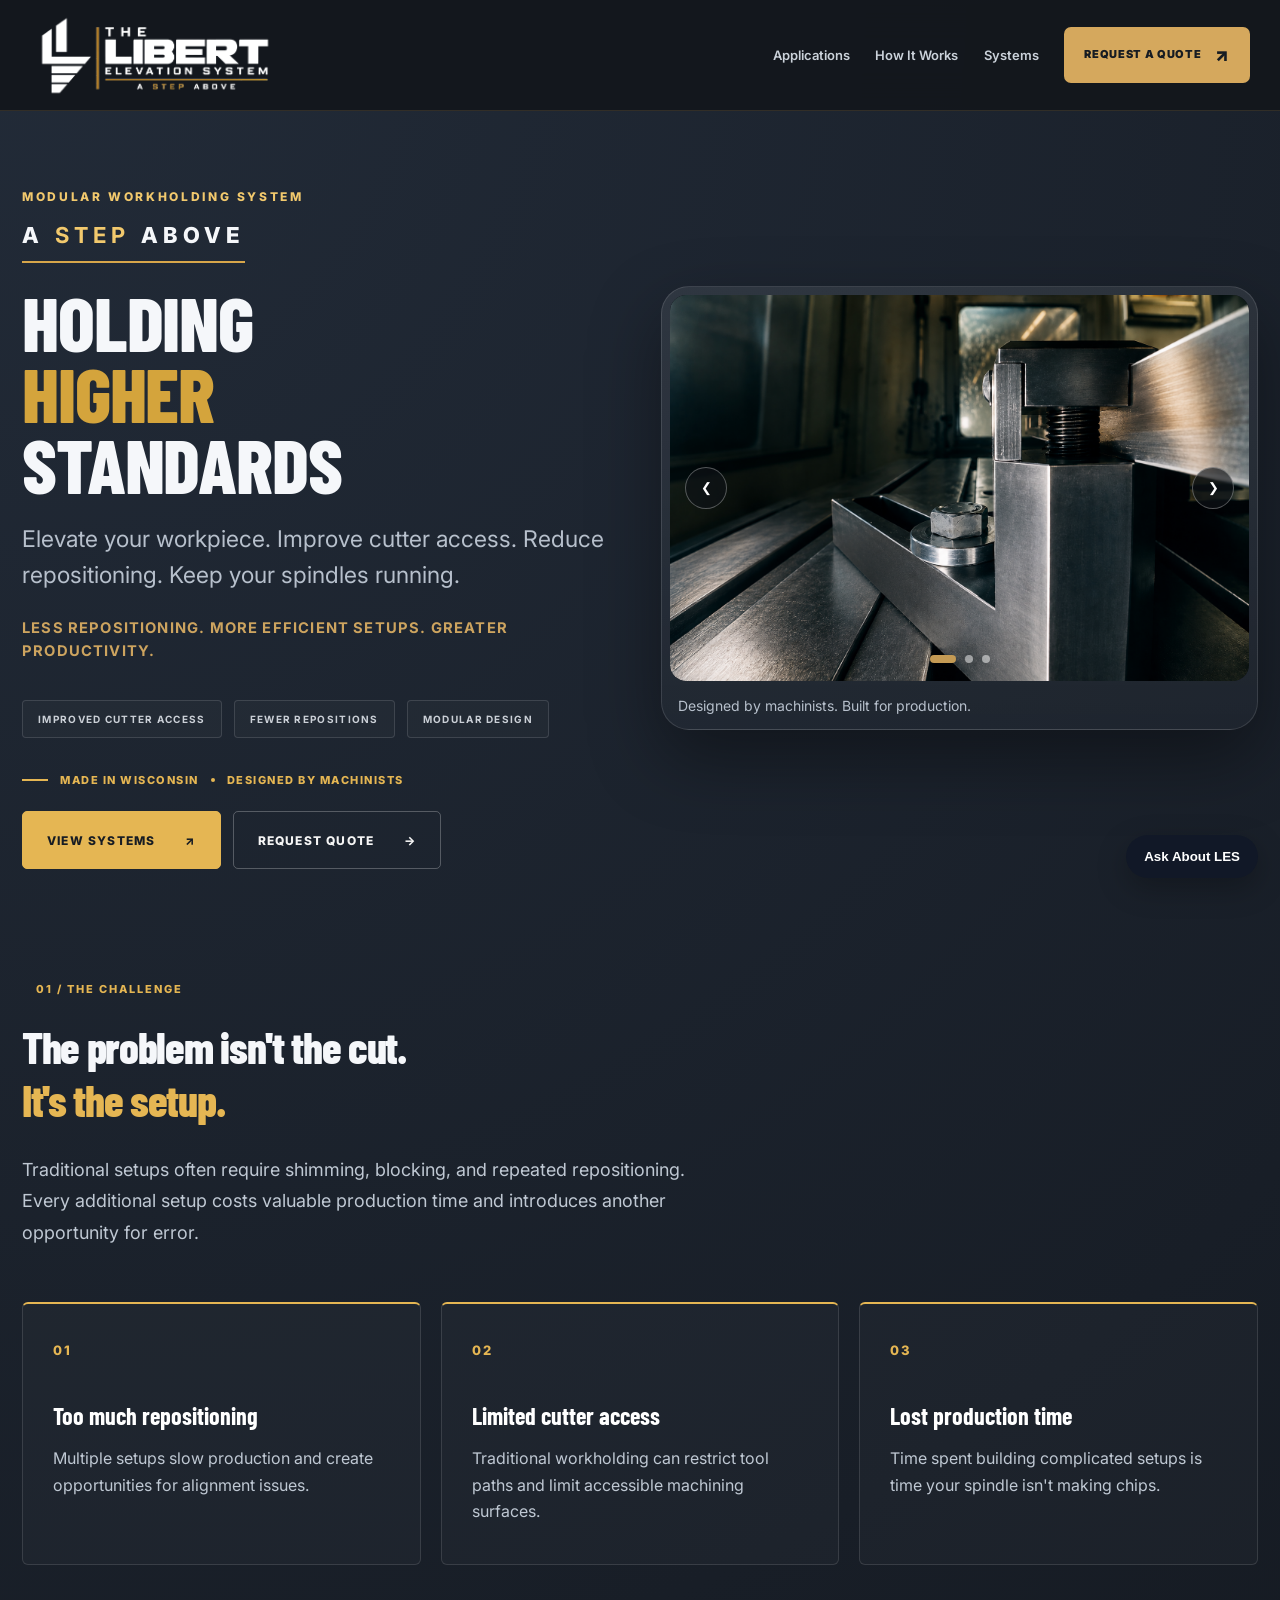
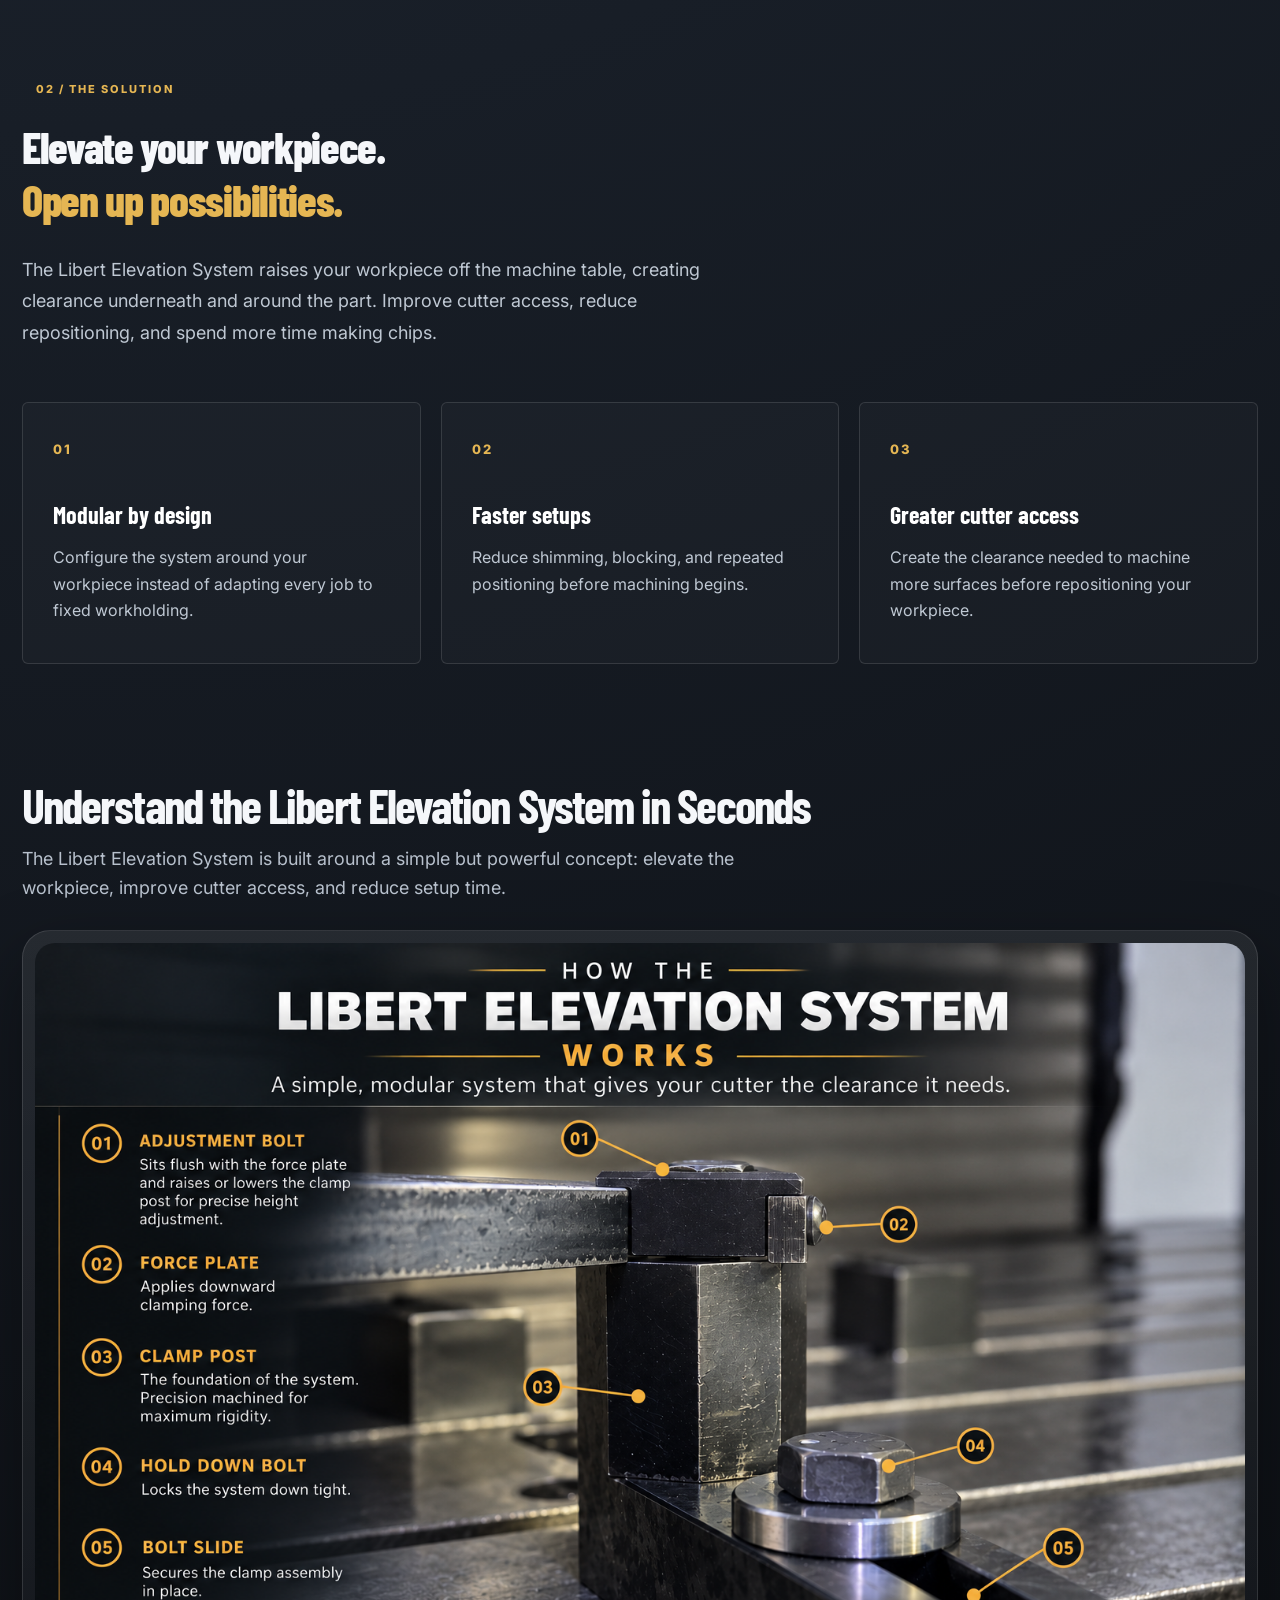
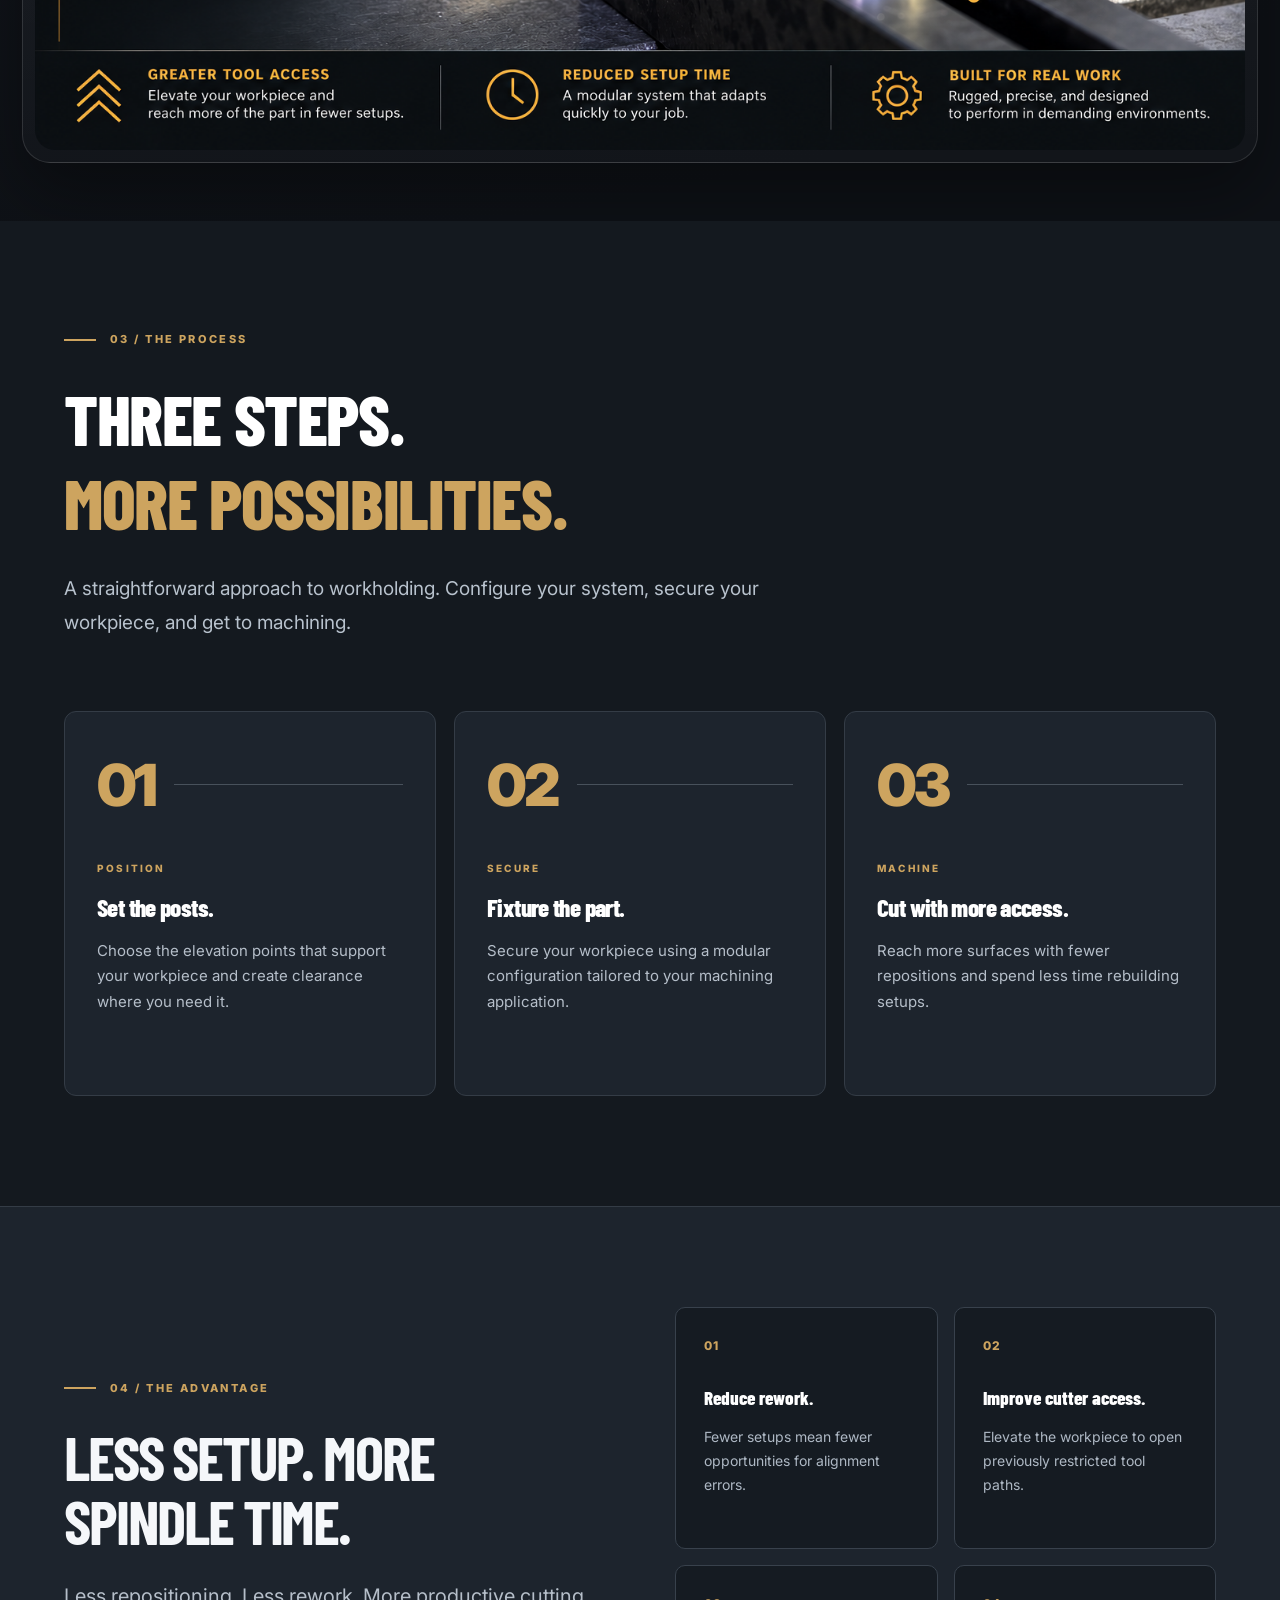
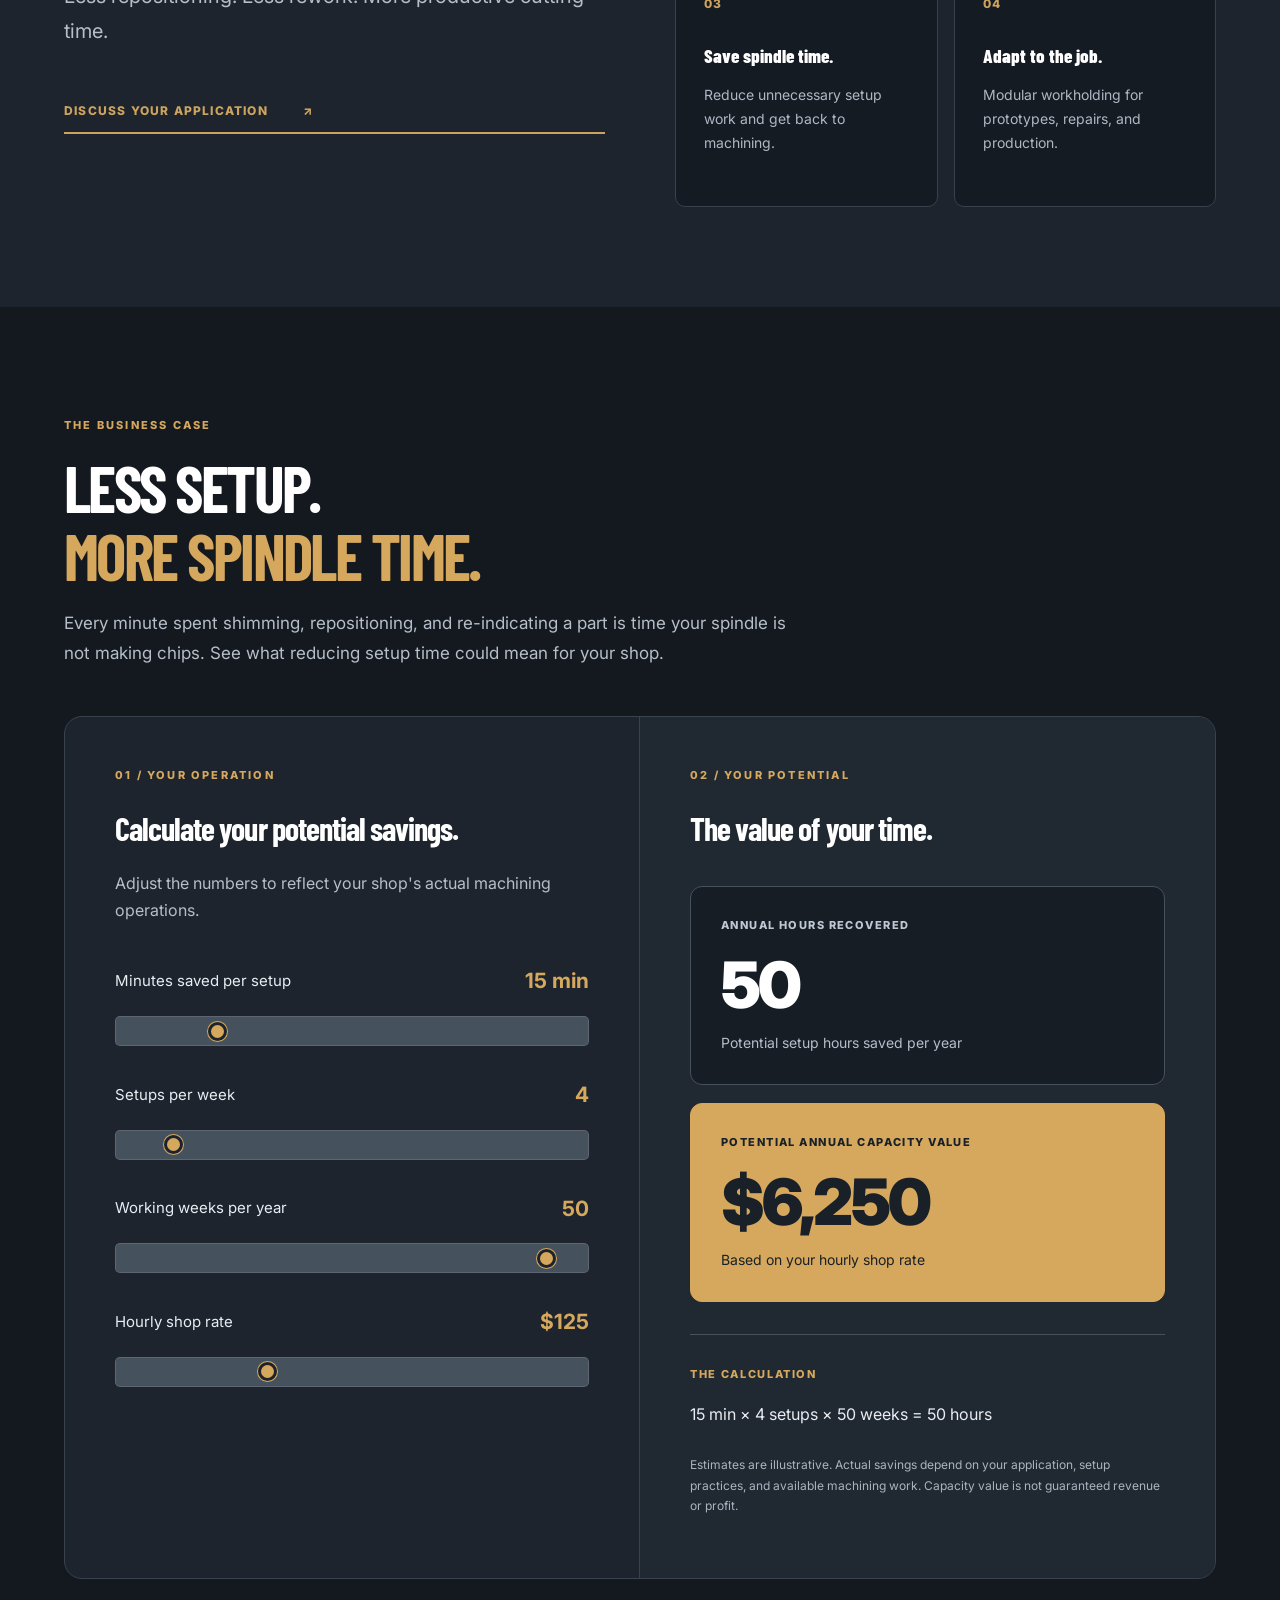
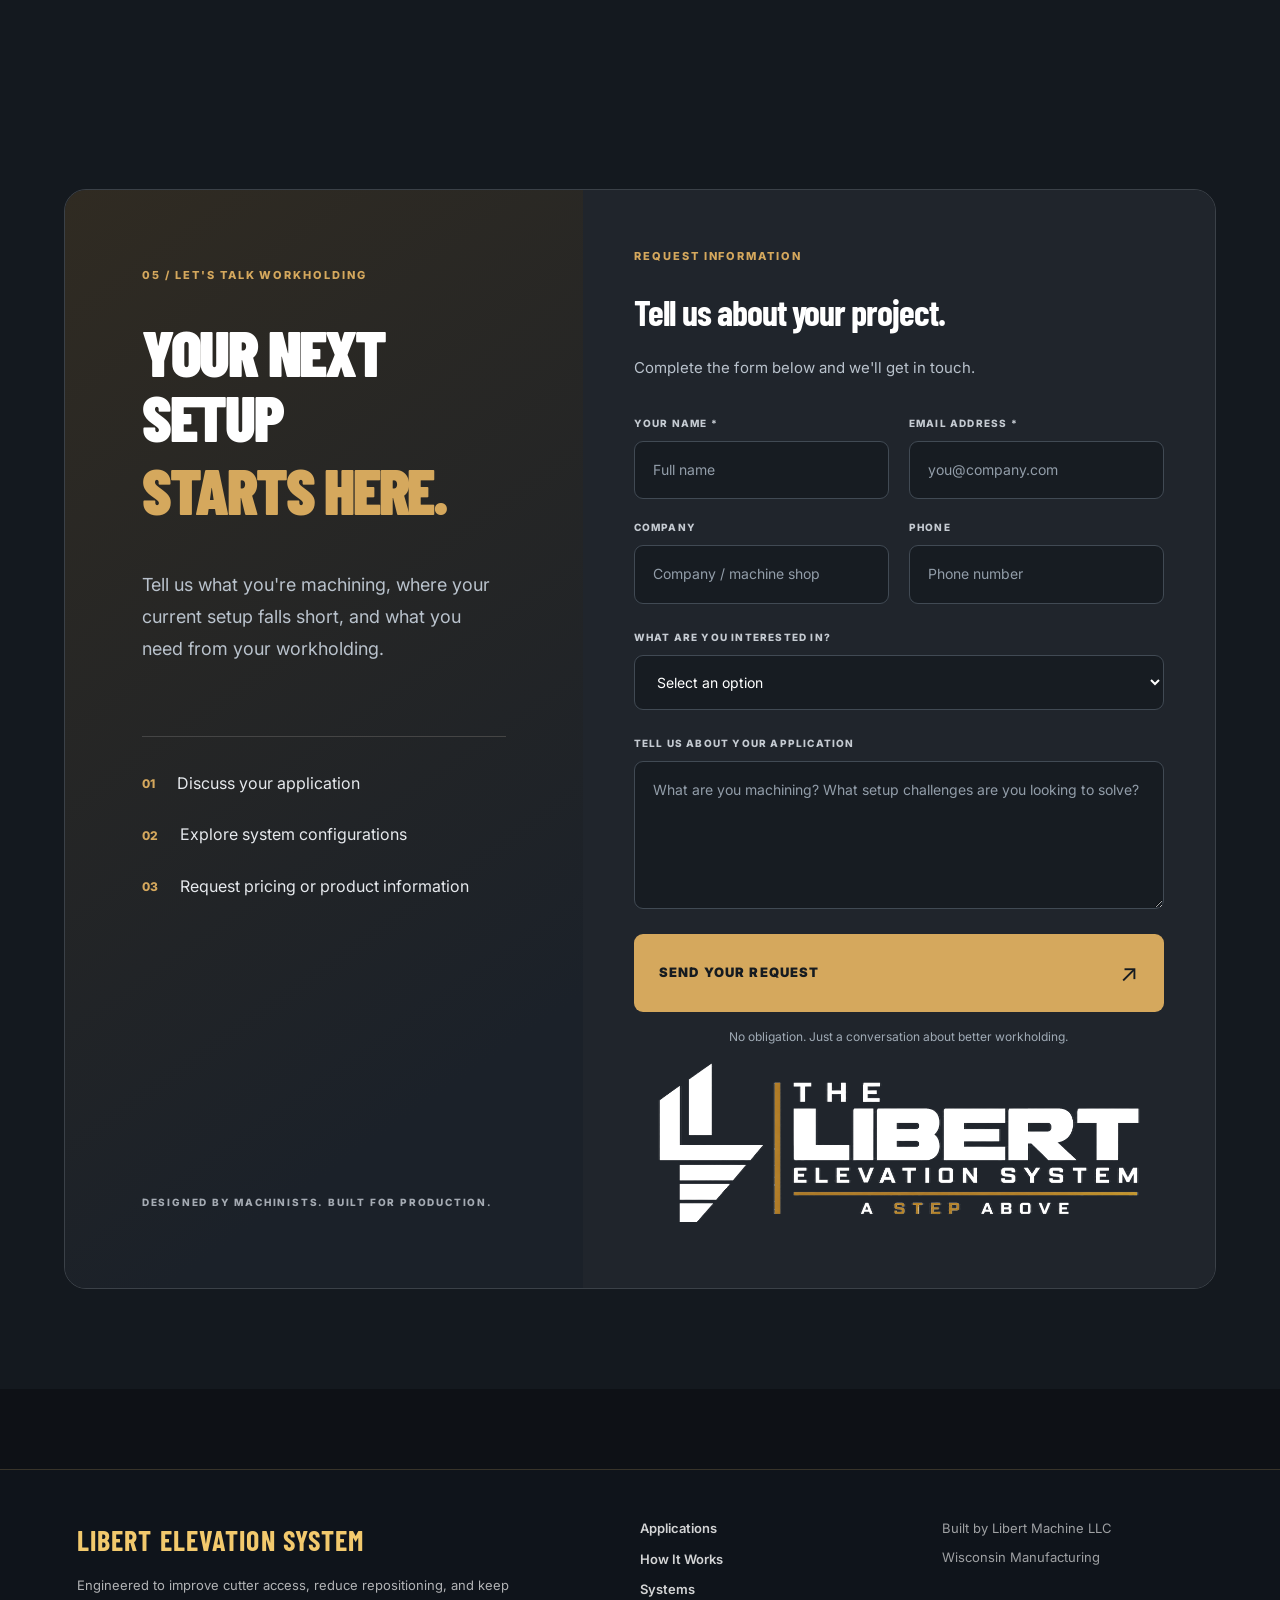
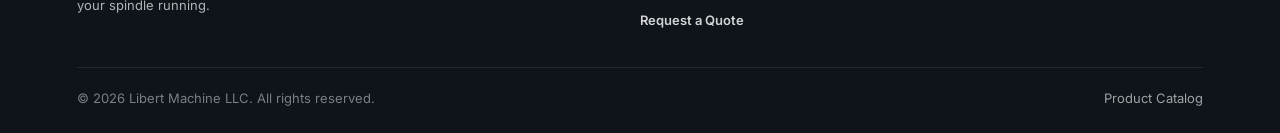
<file: index.html>
<!DOCTYPE html>
<html lang="en">
<head>
  <link rel="preconnect" href="https://fonts.googleapis.com">
  <link rel="preconnect" href="https://fonts.gstatic.com" crossorigin>
  <link href="https://fonts.googleapis.com/css2?family=Barlow+Condensed:wght@600;700;800;900&family=Inter:wght@400;500;600;700;800&display=swap" rel="stylesheet">
  <link rel="preconnect" href="https://fonts.googleapis.com">
  <link rel="preconnect" href="https://fonts.gstatic.com" crossorigin>
  <link href="https://fonts.googleapis.com/css2?family=Barlow+Condensed:wght@600;700;800;900&family=Inter:wght@400;500;600;700;800&display=swap" rel="stylesheet">

<link rel="stylesheet" href="styles.css" />
  
  
  <link rel="stylesheet" href="styles.css" />
  <link rel="icon" href="favicon.png" type="image/png">
   <meta charset="UTF-8" />
  <meta name="viewport" content="width=device-width, initial-scale=1.0" />

  <title>Libert Elevation System | Modular Workholding</title>

  <meta name="description"
        content="The Libert Elevation System is a modular workholding platform designed to reduce setup time, increase cutting access, and minimize rework and repositioning." />

  <!-- Open Graph -->
  <meta property="og:title" content="Libert Elevation System">
  <meta property="og:description"
        content="Reduce setup time, improve cutter access, and machine more in fewer setups with the Libert Elevation System.">
  <meta property="og:type" content="website">
        <meta name="twitter:card" content="summary_large_image">
<meta name="twitter:title" content="Libert Elevation System">
<meta name="twitter:description"
      content="Modular workholding designed to reduce setup time and improve cutter access.">


<script type="application/ld+json">
{
  "@context": "https://schema.org", 
  "@type": "Product",
  "name": "Libert Elevation System",
  "brand": {
    "@type": "Brand",
    "name": "Libert Machine LLC"
  },
  "manufacturer": {
    "@type": "Organization",
    "name": "Libert Machine LLC",
    "address": {
      "@type": "PostalAddress",
      "addressLocality": "Green Bay",
      "addressRegion": "WI",
      "addressCountry": "US"
    }
  },
  "description": "The Libert Elevation System is a modular workholding platform designed to reduce setup time, improve cutter access, and help machine more surfaces before the part has to move.",
  "category": "CNC workholding system",
  "image": "https://libertelevationsystem.com/les-hero.png"
}
</script>
</head>
<body>
  
 
<nav class="nav">
  <div class="nav-inner">

    <a class="logo-lockup"
       href="index.html"
       aria-label="Libert Elevation System — Home">
      <img
        src="assets/les-full-logo-light.png"
        alt="Libert Elevation System"
        width="460"
        height="165"
      >
    </a>

    <div class="nav-links" id="navLinks">
  <a href="#problem">Applications</a>
  <a href="#system-diagram">How It Works</a>
  <a href="catalog.html">Systems</a>

  <a href="#quote" class="nav-quote-btn">
    REQUEST A QUOTE
    <span aria-hidden="true">↗</span>
  </a>
</div>

    <button
      class="nav-toggle"
      type="button"
      aria-label="Open navigation menu"
      aria-expanded="false"
      aria-controls="navLinks"
    >
      <span></span>
      <span></span>
      <span></span>
    </button>

  </div>
</nav> 

  <main>
    <section class="hero">
      <div class="hero-copy">
        <div class="eyebrow">Modular Workholding System</div>
        <div class="brand-tagline" aria-label="A Step Above">A <strong>STEP</strong> ABOVE</div>

<h1>
  Holding<br>
  <span class="gold-text">Higher</span><br>
  Standards
</h1>

<p class="lead">
  Elevate your workpiece. Improve cutter access. Reduce repositioning.
  Keep your spindles running.
</p>

<p class="hero-benefits">
  Less repositioning. More efficient setups. Greater productivity.
</p>

 <!-- PREMIUM HERO ACTIONS -->

<div class="hero-actions">

  <div class="hero-features">
    <span>Improved Cutter Access</span>
    <span>Fewer Repositions</span>
    <span>Modular Design</span>
  </div>

  <div class="hero-origin">
    <span class="origin-line"></span>
    MADE IN WISCONSIN
    <span class="origin-dot"></span>
    DESIGNED BY MACHINISTS
  </div>

  <div class="hero-buttons">

    <a href="catalog.html" class="hero-btn-primary">
      VIEW SYSTEMS
      <span aria-hidden="true">↗</span>
    </a>

    <a href="#quote" class="hero-btn-secondary">
      REQUEST QUOTE
      <span aria-hidden="true">→</span>
    </a>

  </div>

</div>       

</div>


<div class="hero-card">

  <div class="les-slideshow">

    <div class="les-slide active">
      <img src="les-hero.png"
           alt="Libert Elevation System close-up">
    </div>

    <div class="les-slide">
      <img src="assets/clamp-full-setup.jpeg"
           alt="Libert Elevation System workholding">
    </div>

    <div class="les-slide">
      <img src="assets/side-of-post.png"
           alt="LES machining application">
    </div>

    <button class="slide-arrow prev"
            aria-label="Previous slide">&#10094;</button>

    <button class="slide-arrow next"
            aria-label="Next slide">&#10095;</button>

    <div class="slide-dots">
      <button class="slide-dot active"
              aria-label="Slide 1"></button>
      <button class="slide-dot"
              aria-label="Slide 2"></button>
      <button class="slide-dot"
              aria-label="Slide 3"></button>
    </div>

  </div>

  <div class="caption">
    Designed by machinists. Built for production.
  </div>

</div>

</section>

   
<!-- THE CHALLENGE -->

<section id="problem" class="premium-section challenge-section">
  <div class="premium-container">

    <div class="section-label">
      <span class="label-line"></span>
      01 / THE CHALLENGE
    </div>

    <h2 class="premium-heading">
      The problem isn't the cut.
      <span>It's the setup.</span>
    </h2>

    <p class="premium-description">
      Traditional setups often require shimming, blocking,
      and repeated repositioning. Every additional setup
      costs valuable production time and introduces another
      opportunity for error.
    </p>

    <div class="premium-grid">

      <article class="premium-card">
        <span class="card-number">01</span>
        <h3>Too much repositioning</h3>
        <p>
          Multiple setups slow production and create
          opportunities for alignment issues.
        </p>
      </article>

      <article class="premium-card">
        <span class="card-number">02</span>
        <h3>Limited cutter access</h3>
        <p>
          Traditional workholding can restrict tool paths
          and limit accessible machining surfaces.
        </p>
      </article>

      <article class="premium-card">
        <span class="card-number">03</span>
        <h3>Lost production time</h3>
        <p>
          Time spent building complicated setups is
          time your spindle isn't making chips.
        </p>
      </article>

    </div>
  </div>
</section>


<!-- THE SOLUTION -->

<section id="solution" class="premium-section solution-section">
  <div class="premium-container">

    <div class="section-label">
      <span class="label-line"></span>
      02 / THE SOLUTION
    </div>

    <h2 class="premium-heading">
      Elevate your workpiece.
      <span>Open up possibilities.</span>
    </h2>

    <p class="premium-description">
      The Libert Elevation System raises your workpiece
      off the machine table, creating clearance underneath
      and around the part. Improve cutter access, reduce
      repositioning, and spend more time making chips.
    </p>

    <div class="premium-grid">

      <article class="premium-card">
        <span class="card-number">01</span>
        <h3>Modular by design</h3>
        <p>
          Configure the system around your workpiece
          instead of adapting every job to fixed workholding.
        </p>
      </article>

      <article class="premium-card">
        <span class="card-number">02</span>
        <h3>Faster setups</h3>
        <p>
          Reduce shimming, blocking, and repeated
          positioning before machining begins.
        </p>
      </article>

      <article class="premium-card">
        <span class="card-number">03</span>
        <h3>Greater cutter access</h3>
        <p>
          Create the clearance needed to machine more
          surfaces before repositioning your workpiece.
        </p>
      </article>

    </div>
  </div>
</section>

<section id="system-diagram">
    <h2 class="section-title">
        Understand the Libert Elevation System in Seconds
    </h2>

    <p class="section-copy">
        The Libert Elevation System is built around a simple but powerful concept:
        elevate the workpiece, improve cutter access, and reduce setup time.
    </p>

    <div class="diagram-card">
        <img
            src="assets/how-it-works-diagram.png"
            alt="Libert Elevation System component breakdown"
        >
    </div>
</section>
    

<!-- HOW IT WORKS -->

<section id="how" class="les-process">

  <div class="les-process-header">
    <div class="les-section-label">
      <span></span>
      03 / THE PROCESS
    </div>

    <h2>
      THREE STEPS.
      <span>MORE POSSIBILITIES.</span>
    </h2>

    <p>
      A straightforward approach to workholding.
      Configure your system, secure your workpiece,
      and get to machining.
    </p>
  </div>

  <div class="les-process-grid">

    <article class="les-process-card">
      <div class="les-process-top">
        <span class="les-process-number">01</span>
        <span class="les-process-line"></span>
      </div>

      <div class="les-process-content">
        <span class="les-process-tag">POSITION</span>
        <h3>Set the posts.</h3>
        <p>
          Choose the elevation points that support
          your workpiece and create clearance
          where you need it.
        </p>
      </div>
    </article>

    <article class="les-process-card">
      <div class="les-process-top">
        <span class="les-process-number">02</span>
        <span class="les-process-line"></span>
      </div>

      <div class="les-process-content">
        <span class="les-process-tag">SECURE</span>
        <h3>Fixture the part.</h3>
        <p>
          Secure your workpiece using a modular
          configuration tailored to your
          machining application.
        </p>
      </div>
    </article>

    <article class="les-process-card">
      <div class="les-process-top">
        <span class="les-process-number">03</span>
        <span class="les-process-line"></span>
      </div>

      <div class="les-process-content">
        <span class="les-process-tag">MACHINE</span>
        <h3>Cut with more access.</h3>
        <p>
          Reach more surfaces with fewer
          repositions and spend less time
          rebuilding setups.
        </p>
      </div>
    </article>

  </div>

</section>


<!-- THE ADVANTAGE -->

<section id="benefits" class="les-advantage">

  <div class="les-advantage-main">

    <div class="les-section-label">
      <span></span>
      04 / THE ADVANTAGE
    </div>

    <h2>
      LESS SETUP.
      <span>MORE SPINDLE TIME.</span>
    </h2>

    <p>
      Less repositioning. Less rework.
      More productive cutting time.
    </p>

    <a href="#quote" class="les-advantage-link">
      DISCUSS YOUR APPLICATION
      <span aria-hidden="true">↗</span>
    </a>

  </div>

  <div class="les-advantage-grid">

    <article class="les-benefit">
      <span class="les-benefit-number">01</span>
      <div>
        <h3>Reduce rework.</h3>
        <p>
          Fewer setups mean fewer opportunities
          for alignment errors.
        </p>
      </div>
    </article>

    <article class="les-benefit">
      <span class="les-benefit-number">02</span>
      <div>
        <h3>Improve cutter access.</h3>
        <p>
          Elevate the workpiece to open
          previously restricted tool paths.
        </p>
      </div>
    </article>

    <article class="les-benefit">
      <span class="les-benefit-number">03</span>
      <div>
        <h3>Save spindle time.</h3>
        <p>
          Reduce unnecessary setup work
          and get back to machining.
        </p>
      </div>
    </article>

    <article class="les-benefit">
      <span class="les-benefit-number">04</span>
      <div>
        <h3>Adapt to the job.</h3>
        <p>
          Modular workholding for prototypes,
          repairs, and production.
        </p>
      </div>
    </article>

  </div>

</section>


<section id="roi" class="les-roi">

  <div class="roi-heading">
    <span class="roi-eyebrow">THE BUSINESS CASE</span>

    <h2 class="section-title">
      LESS SETUP.
      <span>MORE SPINDLE TIME.</span>
    </h2>

    <p class="section-copy">
      Every minute spent shimming, repositioning, and
      re-indicating a part is time your spindle is not
      making chips. See what reducing setup time could
      mean for your shop.
    </p>
  </div>

  <div class="roi-calculator">

    <div class="roi-inputs">
      <span class="roi-eyebrow">01 / YOUR OPERATION</span>

      <h3>Calculate your potential savings.</h3>

      <p>
        Adjust the numbers to reflect your shop's
        actual machining operations.
      </p>

      <div class="roi-field">
        <label for="roiMinutes">
          Minutes saved per setup
          <strong><span id="minutesValue">15</span> min</strong>
        </label>
        <input type="range" id="roiMinutes"
               min="5" max="60" step="5" value="15">
      </div>

      <div class="roi-field">
        <label for="roiSetups">
          Setups per week
          <strong id="setupsValue">4</strong>
        </label>
        <input type="range" id="roiSetups"
               min="1" max="40" value="4">
      </div>

      <div class="roi-field">
        <label for="roiWeeks">
          Working weeks per year
          <strong id="weeksValue">50</strong>
        </label>
        <input type="range" id="roiWeeks"
               min="1" max="52" value="50">
      </div>

      <div class="roi-field">
        <label for="roiRate">
          Hourly shop rate
          <strong>$<span id="rateValue">125</span></strong>
        </label>
        <input type="range" id="roiRate"
               min="50" max="300" step="5" value="125">
      </div>
    </div>

    <div class="roi-results">
      <span class="roi-eyebrow">02 / YOUR POTENTIAL</span>

      <h3>The value of your time.</h3>

      <div class="roi-result-card">
        <span>ANNUAL HOURS RECOVERED</span>
        <strong id="roiHours">50</strong>
        <p>Potential setup hours saved per year</p>
      </div>

      <div class="roi-result-card roi-result-gold">
        <span>POTENTIAL ANNUAL CAPACITY VALUE</span>
        <strong id="roiSavings">$6,250</strong>
        <p>Based on your hourly shop rate</p>
      </div>

      <div class="roi-formula">
        <span>THE CALCULATION</span>
        <p id="roiFormula">
          15 min × 4 setups × 50 weeks = 50 hours
        </p>
      </div>

      <p class="roi-disclaimer">
        Estimates are illustrative. Actual savings
        depend on your application, setup practices,
        and available machining work. Capacity value
        is not guaranteed revenue or profit.
      </p>
    </div>

  </div>

</section>    
    

<section id="quote" class="les-quote">
  <div class="les-quote-container">

    <div class="les-quote-intro">
      <span class="les-quote-eyebrow">
        05 / LET'S TALK WORKHOLDING
      </span>

      <h2>
        YOUR NEXT SETUP
        <span>STARTS HERE.</span>
      </h2>

      <p>
        Tell us what you're machining, where your
        current setup falls short, and what you need
        from your workholding.
      </p>

      <div class="les-quote-divider"></div>

      <div class="les-quote-feature">
        <span>01</span>
        <p>Discuss your application</p>
      </div>

      <div class="les-quote-feature">
        <span>02</span>
        <p>Explore system configurations</p>
      </div>

      <div class="les-quote-feature">
        <span>03</span>
        <p>Request pricing or product information</p>
      </div>

      <div class="les-quote-origin">
        DESIGNED BY MACHINISTS.
        BUILT FOR PRODUCTION.
      </div>
    </div>

    <div class="les-quote-form-panel">
      <span class="les-quote-eyebrow">
        REQUEST INFORMATION
      </span>

      <h3>Tell us about your project.</h3>

      <p class="les-quote-form-description">
        Complete the form below and we'll get in touch.
      </p>

      <form
        action="https://formspree.io/f/xpqelgld"
        method="POST"
        class="les-quote-form"
      >

        <div class="les-quote-form-grid">
          <div class="les-quote-field">
            <label for="quote-name">YOUR NAME *</label>
            <input
              id="quote-name"
              type="text"
              name="name"
              placeholder="Full name"
              autocomplete="name"
              required
            >
          </div>

          <div class="les-quote-field">
            <label for="quote-email">EMAIL ADDRESS *</label>
            <input
              id="quote-email"
              type="email"
              name="email"
              placeholder="you@company.com"
              autocomplete="email"
              required
            >
          </div>

          <div class="les-quote-field">
            <label for="quote-company">COMPANY</label>
            <input
              id="quote-company"
              type="text"
              name="company"
              placeholder="Company / machine shop"
              autocomplete="organization"
            >
          </div>

          <div class="les-quote-field">
            <label for="quote-phone">PHONE</label>
            <input
              id="quote-phone"
              type="tel"
              name="phone"
              placeholder="Phone number"
              autocomplete="tel"
            >
          </div>
        </div>

        <div class="les-quote-field">
          <label for="quote-interest">
            WHAT ARE YOU INTERESTED IN?
          </label>

          <select id="quote-interest" name="interest">
            <option value="">
              Select an option
            </option>
            <option>Starter system</option>
            <option>Individual components</option>
            <option>Custom configuration</option>
            <option>Distributor / dealer info</option>
          </select>
        </div>

        <div class="les-quote-field">
          <label for="quote-message">
            TELL US ABOUT YOUR APPLICATION
          </label>

          <textarea
            id="quote-message"
            name="message"
            rows="5"
            placeholder="What are you machining? What setup challenges are you looking to solve?"
          ></textarea>
        </div>

        <button type="submit" class="les-quote-submit">
          SEND YOUR REQUEST
          <span aria-hidden="true">↗</span>
        </button>

        <p class="les-quote-note">
          No obligation. Just a conversation about
          better workholding.
        </p>

      </form>
    
   <div class="les-quote-logo">
  <img
    src="assets/les-full-logo-light.png"
    alt="Libert Elevation System"
  >
</div> 
</div>
</div>
</section>
  </main>

  <footer class="site-footer">
  <div class="footer-inner">

    <div class="footer-brand">
      <h3>LIBERT ELEVATION SYSTEM</h3>
      <p>
        Engineered to improve cutter access, reduce repositioning,
        and keep your spindle running.
      </p>
    </div>

    <div class="footer-links">
      <a href="#problem">Applications</a>
      <a href="#system-diagram">How It Works</a>
      <a href="catalog.html">Systems</a>
      <a href="#quote">Request a Quote</a>
    </div>

    <div class="footer-company">
      <p>Built by Libert Machine LLC</p>
      <p>Wisconsin Manufacturing</p>
    </div>

  </div>

  <div class="footer-bottom">
    <span>© 2026 Libert Machine LLC. All rights reserved.</span>
    <a href="catalog.html">Product Catalog</a>
  </div>
</footer>

  <!-- LES Product Assistant -->
<div class="chat-widget">
  <button class="chat-toggle" onclick="toggleChat()">Ask About LES</button>

  <div class="chat-box" id="chatBox">
    <div class="chat-header">
      <strong>LES Product Assistant</strong>
      <button onclick="toggleChat()">×</button>
    </div>

    <div class="chat-messages" id="chatMessages">
      <div class="bot-message">
        Hi! I can help you understand the Libert Elevation System and find the right setup for your application. What would you like to know?
      </div>
    </div>

    <div class="chat-options">
      <button onclick="botReply('how', this)">How does it work?</button>
      <button onclick="botReply('time', this)">How does it save time?</button>
      <button onclick="botReply('fit', this)">Which setup fits my shop?</button>
      <button onclick="botReply('demo', this)">Request a demo</button>
    </div>
  </div>
</div>

<script>
 
 function toggleChat() {
  const chatBox = document.getElementById("chatBox");
  const chatWidget = document.querySelector(".chat-widget");

  chatBox.classList.toggle("open");
  chatWidget.classList.toggle("chat-open");
}

  function botReply(type, button) {
    const messages = document.getElementById("chatMessages");

    const replies = {
      how: "The Libert Elevation System raises parts off the machine table, improving tool access, reducing repositioning, and helping machinists work more efficiently.",
      time: "Even saving 15 minutes per setup can add up fast. With repeated setups each week, shops may recover dozens of hours of productive time annually.",
      demo: "Great! Use the contact form on this page and mention that you’d like a Libert Elevation System demo or early access.",
      fit: "It is designed for CNC machining environments where setup time, access, and repeatability matter. A quick review of your table size and workflow would help determine fit."
    };

    messages.innerHTML += `<div class="user-message">${button.innerText}</div>`;
    messages.innerHTML += `<div class="bot-message">${replies[type]}</div>`;
    messages.scrollTop = messages.scrollHeight;
  }
</script>

<script>
document.querySelectorAll(".les-slideshow").forEach(slideshow => {
  const slides = [...slideshow.querySelectorAll(".les-slide")];
  const dots = [...slideshow.querySelectorAll(".slide-dot")];
  let current = 0;
  let timer;

  function showSlide(index) {
    current = (index + slides.length) % slides.length;

    slides.forEach((slide, i) => {
      slide.classList.toggle("active", i === current);
    });

    dots.forEach((dot, i) => {
      dot.classList.toggle("active", i === current);
    });
  }

  function startAutoplay() {
    clearInterval(timer);
    timer = setInterval(() => {
      showSlide(current + 1);
    }, 5000);
  }

  slideshow.querySelector(".next").addEventListener("click", () => {
    showSlide(current + 1);
    startAutoplay();
  });

  slideshow.querySelector(".prev").addEventListener("click", () => {
    showSlide(current - 1);
    startAutoplay();
  });

  dots.forEach((dot, i) => {
    dot.addEventListener("click", () => {
      showSlide(i);
      startAutoplay();
    });
  });

  showSlide(0);
  startAutoplay();
});
</script>

<script>
document.addEventListener("DOMContentLoaded", () => {

  const minutes = document.getElementById("roiMinutes");
  const setups = document.getElementById("roiSetups");
  const weeks = document.getElementById("roiWeeks");
  const rate = document.getElementById("roiRate");

  if (!minutes || !setups || !weeks || !rate) return;

  const currency = new Intl.NumberFormat("en-US", {
    style: "currency",
    currency: "USD",
    maximumFractionDigits: 0
  });

  function updateROI() {
    const m = Number(minutes.value);
    const s = Number(setups.value);
    const w = Number(weeks.value);
    const r = Number(rate.value);

    const hours = (m * s * w) / 60;
    const value = hours * r;

    document.getElementById("minutesValue").textContent = m;
    document.getElementById("setupsValue").textContent = s;
    document.getElementById("weeksValue").textContent = w;
    document.getElementById("rateValue").textContent = r;

    document.getElementById("roiHours").textContent =
      hours.toLocaleString("en-US", {
        maximumFractionDigits: 1
      });

    document.getElementById("roiSavings").textContent =
      currency.format(value);

    document.getElementById("roiFormula").textContent =
      `${m} min × ${s} setups × ${w} weeks = ` +
      `${hours.toLocaleString("en-US", {
        maximumFractionDigits: 1
      })} hours`;
  }

  [minutes, setups, weeks, rate].forEach(input => {
    input.addEventListener("input", updateROI);
  });

  updateROI();

});

</script>


<script>
document.addEventListener("DOMContentLoaded", () => {
  const toggle = document.querySelector(".nav-toggle");
  const links = document.getElementById("navLinks");

  if (!toggle || !links) return;

  function closeMenu() {
    links.classList.remove("open");
    toggle.classList.remove("active");
    toggle.setAttribute("aria-expanded", "false");
    toggle.setAttribute(
      "aria-label",
      "Open navigation menu"
    );
  }

  toggle.addEventListener("click", () => {
    const isOpen = links.classList.toggle("open");

    toggle.classList.toggle("active", isOpen);
    toggle.setAttribute(
      "aria-expanded",
      String(isOpen)
    );
    toggle.setAttribute(
      "aria-label",
      isOpen
        ? "Close navigation menu"
        : "Open navigation menu"
    );
  });

  links.querySelectorAll("a").forEach(link => {
    link.addEventListener("click", closeMenu);
  });

  document.addEventListener("keydown", event => {
    if (event.key === "Escape") closeMenu();
  });
});
</script>
</body>
</html>
</file>
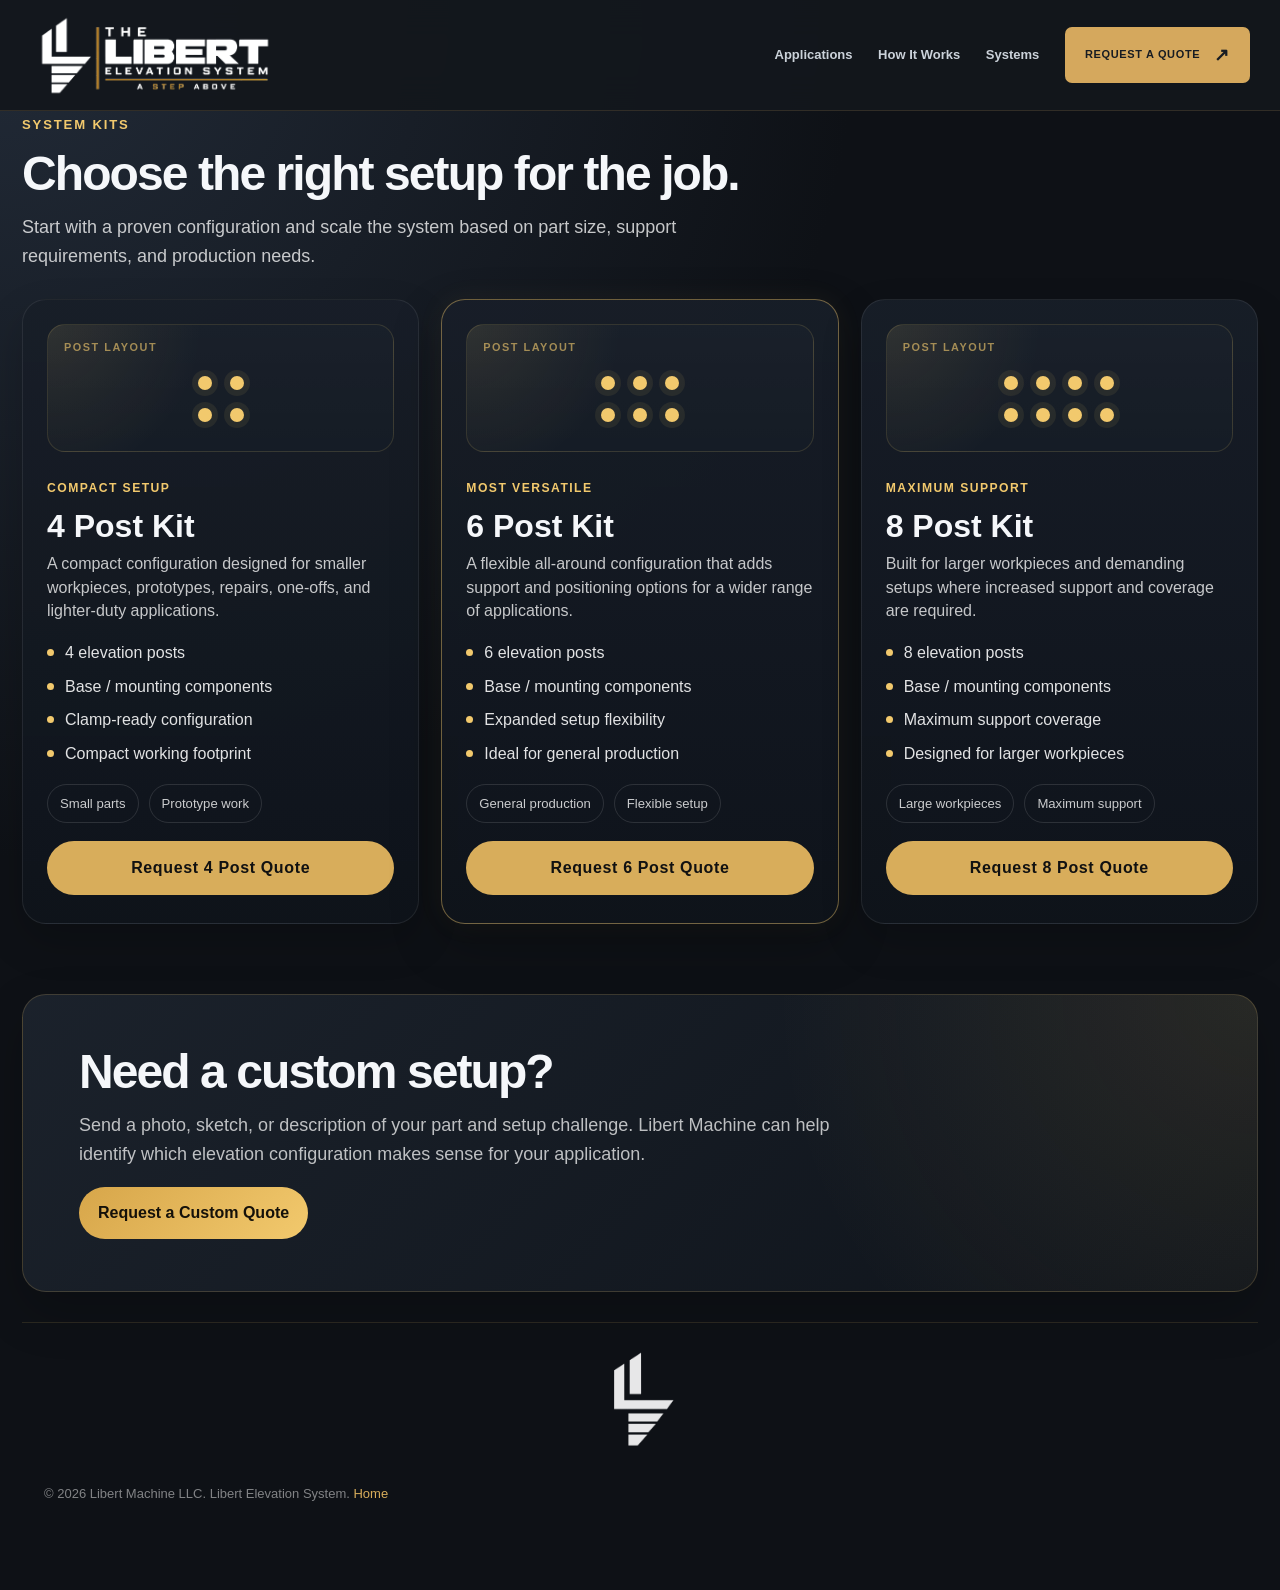
<file: catalog.html>
<!DOCTYPE html>
<html lang="en">
<head>
  <meta charset="UTF-8" />
  <meta name="viewport" content="width=device-width, initial-scale=1.0" />
  <title>Product Catalog | Libert Elevation System</title>
  <meta name="description" content="Explore Libert Elevation System modular workholding components and starter configurations." />
  <link rel="stylesheet" href="styles.css" />
  <link rel="icon" href="favicon.png" type="image/png" />
</head>
<body>
  
 
<nav class="nav">
  <div class="nav-inner">

    <a class="logo-lockup"
       href="index.html"
       aria-label="Libert Elevation System — Home">
      <img
        src="assets/les-full-logo-light.png"
        alt="Libert Elevation System"
        width="460"
        height="165"
      >
    </a>

    <div class="nav-links" id="navLinks">
  <a href="index.html#problem">Applications</a>
  <a href="index.html#system-diagram">How It Works</a>
  <a href="catalog.html">Systems</a>

  <a href="index.html#quote" class="nav-quote-btn">
    REQUEST A QUOTE
    <span aria-hidden="true">↗</span>
  </a>
</div>

    <button
      class="nav-toggle"
      type="button"
      aria-label="Open navigation menu"
      aria-expanded="false"
      aria-controls="navLinks"
    >
      <span></span>
      <span></span>
      <span></span>
    </button>

  </div>
</nav> 

 <!-- SYSTEM KITS -->
  <section class="kit-options-section">

    <div class="section-eyebrow">SYSTEM KITS</div>

    <h2 class="section-title">
      Choose the right setup for the job.
    </h2>

    <p class="section-copy kit-intro">
      Start with a proven configuration and scale the system based on
      part size, support requirements, and production needs.
    </p>


   <div class="kit-grid">

  <!-- 4 POST -->
  <article class="kit-card">

    <div class="kit-visual visual-4">
      <div class="kit-plate">
        <div class="kit-visual-label">POST LAYOUT</div>

        <div class="post-grid">
          <span></span>
          <span></span>
          <span></span>
          <span></span>
        </div>
      </div>
    </div>

    <div class="kit-top">
      <span class="kit-label">COMPACT SETUP</span>

      <h3>4 Post Kit</h3>

      <p>
        A compact configuration designed for smaller workpieces,
        prototypes, repairs, one-offs, and lighter-duty applications.
      </p>
    </div>

    <ul class="kit-list">
      <li>4 elevation posts</li>
      <li>Base / mounting components</li>
      <li>Clamp-ready configuration</li>
      <li>Compact working footprint</li>
    </ul>

    <div class="kit-tags">
      <span>Small parts</span>
      <span>Prototype work</span>
    </div>

    <a href="index.html#quote" class="kit-btn">
      Request 4 Post Quote
    </a>

  </article>


  <!-- 6 POST -->
  <article class="kit-card featured">

    <div class="kit-visual visual-6">
      <div class="kit-plate">
        <div class="kit-visual-label">POST LAYOUT</div>

        <div class="post-grid">
          <span></span>
          <span></span>
          <span></span>
          <span></span>
          <span></span>
          <span></span>
        </div>
      </div>
    </div>

    <div class="kit-top">
      <span class="kit-label">MOST VERSATILE</span>

      <h3>6 Post Kit</h3>

      <p>
        A flexible all-around configuration that adds support
        and positioning options for a wider range of applications.
      </p>
    </div>

    <ul class="kit-list">
      <li>6 elevation posts</li>
      <li>Base / mounting components</li>
      <li>Expanded setup flexibility</li>
      <li>Ideal for general production</li>
    </ul>

    <div class="kit-tags">
      <span>General production</span>
      <span>Flexible setup</span>
    </div>

    <a href="index.html#quote" class="kit-btn">
      Request 6 Post Quote
    </a>

  </article>


  <!-- 8 POST -->
  <article class="kit-card">

    <div class="kit-visual visual-8">
      <div class="kit-plate">
        <div class="kit-visual-label">POST LAYOUT</div>

        <div class="post-grid">
          <span></span>
          <span></span>
          <span></span>
          <span></span>
          <span></span>
          <span></span>
          <span></span>
          <span></span>
        </div>
      </div>
    </div>

    <div class="kit-top">
      <span class="kit-label">MAXIMUM SUPPORT</span>

      <h3>8 Post Kit</h3>

      <p>
        Built for larger workpieces and demanding setups where
        increased support and coverage are required.
      </p>
    </div>

    <ul class="kit-list">
      <li>8 elevation posts</li>
      <li>Base / mounting components</li>
      <li>Maximum support coverage</li>
      <li>Designed for larger workpieces</li>
    </ul>

    <div class="kit-tags">
      <span>Large workpieces</span>
      <span>Maximum support</span>
    </div>

    <a href="index.html#quote" class="kit-btn">
      Request 8 Post Quote
    </a>

  </article>

</div> 


  <!-- CUSTOM SETUP -->
  <section class="catalog-custom-quote">

    <h2 class="section-title">
      Need a custom setup?
    </h2>

    <p class="section-copy">
      Send a photo, sketch, or description of your part and setup challenge.
      Libert Machine can help identify which elevation configuration makes
      sense for your application.
    </p>

    <a class="btn btn-primary" href="index.html#quote">
      Request a Custom Quote
    </a>

  </section>

</main> 

<!-- CATALOG BOTTOM LOGO -->
<div class="catalog-bottom-logo">
  <img
    src="assets/les-mark-white.png"
    alt="Libert Elevation System"
  >
</div>

  <footer>
    © 2026 Libert Machine LLC. Libert Elevation System. <a href="index.html">Home</a>
  </footer>
</body>
</html>
</file>
<file: styles.css>
:root {
  --bg: #0e1116;
  --panel: #171c24;
  --panel-2: #202733;
  --text: #f5f7fa;
  --muted: #b7c0cc;
  --line: rgba(255,255,255,.12);
  --accent: #d7a64a;
  --accent-2: #f2c96d;
  --max: 1400px;
}
* { box-sizing: border-box; }
html { scroll-behavior: smooth; }

body { 
  margin: 0; 
  font-family: "Inter", Arial, Helvetica, sans-serif; 
  background: radial-gradient(circle at top left, #222b38 0, var(--bg) 42%); 
  color: var(--text); 
  line-height: 1.6; 
  overflow-x: hidden; 
}

h1,
h2,
h3,
h4,
h5,
h6 {
  font-family: "Barlow Condensed", "Arial Narrow", Arial, sans-serif;
}

a { 
  color: inherit; 
  text-decoration: none; 
} 

img { 
  max-width: 100%; 
  display: block; 
}

a { color: inherit; text-decoration: none; }
img { max-width: 100%; display: block; }


/* ==================================
   PREMIUM LES NAVIGATION
================================== */

.nav {
  position: sticky;
  top: 0;
  z-index: 1000;
  background: rgba(19, 23, 29, 0.96);
  border-bottom: 1px solid rgba(213, 168, 93, 0.16);
  backdrop-filter: blur(18px);
  -webkit-backdrop-filter: blur(18px);
}

.nav-inner {
  display: flex;
  align-items: center;
  justify-content: space-between;
  gap: 30px;
  max-width: 1400px;
  min-height: 84px;
  margin: 0 auto;
  padding: 10px 30px;
}

/* Logo */

.logo-lockup {
  display: flex;
  align-items: center;
  flex: 0 0 auto;
  width: 280px; /* Previously 210px */
  text-decoration: none;
}

.logo-lockup img {
  display: block;
  width: 100%;
  height: auto;
  max-height: 90px; /* Previously 64px */
  object-fit: contain;
  object-position: left center;
}

/* Desktop links */

.nav-links {
  display: flex;
  align-items: center;
  justify-content: flex-end;
  gap: clamp(15px, 2vw, 32px);
  margin-left: auto;
}

.nav-links > a:not(.nav-quote-btn) {
  color: #cbd2da;
  font-size: 13px;
  font-weight: 600;
  text-decoration: none;
  white-space: nowrap;
  transition: color 0.2s ease;
}

.nav-links > a:not(.nav-quote-btn):hover {
  color: #d5a85d;
}

/* Quote button */

.nav-quote-btn {
  display: inline-flex;
  align-items: center;
  justify-content: center;
  gap: 14px;
  padding: 14px 20px;
  border-radius: 7px;
  background: #d5a85d;
  color: #171c22;
  font-size: 11px;
  font-weight: 900;
  letter-spacing: 0.06em;
  text-decoration: none;
  white-space: nowrap;
  transition:
    background 0.2s ease,
    transform 0.2s ease;
}

.nav-quote-btn:hover {
  background: #edc47b;
  transform: translateY(-2px);
}

.nav-quote-btn span {
  font-size: 18px;
}

/* Hidden on desktop */

.nav-toggle {
  display: none;
}

/* ==================================
   MOBILE NAVIGATION
================================== */

@media (max-width: 900px) {

  .nav-inner {
    min-height: 70px;
    padding: 10px 20px;
  }

  .logo-lockup {
    width: 190px;
  }

  .logo-lockup img {
    max-height: 60px;
  }

  .nav-toggle {
    display: flex;
    flex-direction: column;
    justify-content: center;
    gap: 6px;
    flex: 0 0 auto;
    width: 44px;
    height: 44px;
    padding: 10px;
    border: 1px solid #46515d;
    border-radius: 8px;
    background: #222a33;
    cursor: pointer;
  }

  .nav-toggle span {
    display: block;
    width: 100%;
    height: 2px;
    border-radius: 2px;
    background: #d5a85d;
    transition:
      transform 0.25s ease,
      opacity 0.25s ease;
  }

  .nav-toggle.active span:nth-child(1) {
    transform: translateY(8px) rotate(45deg);
  }

  .nav-toggle.active span:nth-child(2) {
    opacity: 0;
  }

  .nav-toggle.active span:nth-child(3) {
    transform: translateY(-8px) rotate(-45deg);
  }

  .nav-links {
    display: none;
    position: absolute;
    top: 100%;
    left: 0;
    right: 0;
    flex-direction: column;
    align-items: stretch;
    gap: 0;
    margin: 0;
    padding: 15px 22px 25px;
    border-bottom: 1px solid #46515d;
    background: #171c22;
    box-shadow: 0 20px 35px rgba(0, 0, 0, 0.3);
  }

  .nav-links.open {
    display: flex;
  }

  .nav-links > a:not(.nav-quote-btn) {
    padding: 16px 5px;
    border-bottom: 1px solid #303944;
    font-size: 15px;
  }

  .nav-quote-btn {
    margin-top: 20px;
    padding: 17px 20px;
  }
}

@media (max-width: 380px) {
  .logo-lockup {
    width: 145px;
  }
}

section, .page-wrap { max-width: var(--max); margin: 0 auto; padding: 58px 22px; }
.hero {
  max-width: var(--max);
  margin: 0 auto;
  padding: 76px 22px 54px;
  display: grid;
  grid-template-columns: 1fr 1fr;
  gap: 42px;
  align-items: center;
}
.btn {
  display: inline-flex;
  align-items: center;
  justify-content: center;
  padding: 13px 19px;
  border-radius: 999px;
  font-weight: 800;
  border: 1px solid var(--line);
  cursor: pointer;
}
.btn-primary { background: linear-gradient(135deg, var(--accent), var(--accent-2)); color: #15110a; border: 0; }
.hero-card {
  background: linear-gradient(180deg, rgba(255,255,255,.08), rgba(255,255,255,.02));
  border: 1px solid var(--line);
  border-radius: 28px;
  padding: 8px;
  box-shadow: 0 28px 70px rgba(0,0,0,.38);
  width: 100%;
  max-width: 800px;
  justify-self: end;
  transform: translateY(-20px);
}

.media-card {
  background: linear-gradient(180deg, rgba(255,255,255,.08), rgba(255,255,255,.02));
  border: 1px solid var(--line);
  border-radius: 28px;
  padding: 8px;
  box-shadow: 0 28px 70px rgba(0,0,0,.38);
}
.diagram-card {
    background: linear-gradient(
        180deg,
        rgba(255,255,255,.08),
        rgba(255,255,255,.02)
    );

    border: 1px solid var(--line);
    border-radius: 28px;
    padding: 12px;

    box-shadow: 0 28px 70px rgba(0,0,0,.38);
}

.diagram-card img {
    width: 100%;
    height: auto;
    display: block;
    border-radius: 20px;
}
.hero-card img {
  width: 100%;
  display: block;
  border-radius: 16px;
}
.hero h1 {
  font-family: "Barlow Condensed", "Arial Narrow", Arial, sans-serif;
  font-size: clamp(54px, 6vw, 86px);
  line-height: 0.92;
  letter-spacing: -0.015em;
  max-width: 9ch;
  margin: 0 0 24px;
  font-weight: 800;
  text-transform: uppercase;
}

.hero .lead {
  max-width: 620px;
}

.hero-badge{
  display:inline-block;
  margin-top:20px;
  padding:10px 16px;
  border:1px solid rgba(242,201,109,.3);
  border-radius:999px;
  color:#f2c96d;
  font-size:12px;
  font-weight:800;
  letter-spacing:.12em;
}
.hero-stats{
  display:flex;
  flex-wrap:wrap;
  gap:10px;
  margin:24px 0;
}
.chat-widget {
  position: fixed;
  right: 22px;
  bottom: 22px;
  z-index: 9999;
  font-family: inherit;
}

.chat-toggle {
  background: #111827;
  color: white;
  border: none;
  padding: 14px 18px;
  border-radius: 999px;
  font-weight: 700;
  cursor: pointer;
  box-shadow: 0 10px 30px rgba(0,0,0,0.25);
}

.chat-box {
  display: none;
  width: 320px;
  max-width: calc(100vw - 32px);
  background: white;
  border-radius: 18px;
  overflow: hidden;
  box-shadow: 0 18px 50px rgba(0,0,0,0.25);
  margin-bottom: 12px;
  border: 1px solid #e5e7eb;
}

.chat-box.open {
  display: block;
}

.chat-header {
  background: #111827;
  color: white;
  padding: 14px 16px;
  display: flex;
  justify-content: space-between;
  align-items: center;
}

.chat-header button {
  background: transparent;
  color: white;
  border: none;
  font-size: 22px;
  cursor: pointer;
}

.chat-messages {
  padding: 14px;
  max-height: 260px;
  overflow-y: auto;
  background: #f9fafb;
}

.bot-message,
.user-message {
  padding: 10px 12px;
  border-radius: 14px;
  margin-bottom: 10px;
  font-size: 0.92rem;
  line-height: 1.4;
}
.bot-message {
  background: white;
  color: #111827;
  border: 1px solid #e5e7eb;
}

.user-message {
  background: #111827;
  color: white;
  margin-left: 40px;
}

.chat-options {
  padding: 12px;
  display: grid;
  gap: 8px;
  background: white;
}

.chat-options button {
  border: 1px solid #d1d5db;
  background: #f9fafb;
  padding: 10px;
  border-radius: 10px;
  cursor: pointer;
  font-weight: 600;
}

.chat-options button:hover {
  background: #e5e7eb;
}
.hero-stats span{
  padding:8px 14px;
  border:1px solid rgba(255,255,255,.12);
  border-radius:999px;
  background:rgba(255,255,255,.03);
  color:#d8dde6;
  font-size:12px;
  font-weight:700;
  text-transform:uppercase;
  letter-spacing:.08em;
}
.eyebrow {
  color: var(--accent-2);
  text-transform: uppercase;
  letter-spacing: .22em;
  font-size: 12px;
  font-weight: 800;
  margin-bottom: 18px;
}

.lead {
  font-size: clamp(18px, 1.8vw, 23px);
  line-height: 1.55;
  color: var(--muted);
  max-width: 620px;
}

.hero-proof {
  margin-top: 22px;
  color: #f2c96d;
  font-size: 13px;
  font-weight: 800;
  letter-spacing: .12em;
  text-transform: uppercase;
}
.btn-industrial{
  background:linear-gradient(135deg,#d7a643,#f2c96d);
  color:#15110a;
  font-weight:800;
  padding:16px 28px;
  border-radius:12px;
  text-transform:uppercase;
  letter-spacing:.08em;
  border:1px solid rgba(255,255,255,.2);
}

.btn-industrial:hover {
  transform: translateY(-2px);
  box-shadow:
    0 18px 42px rgba(0,0,0,.55),
    inset 0 1px 0 rgba(255,255,255,.45);
}

.btn-ghost {
  background: rgba(255,255,255,.03);
  color: var(--text);
  border: 1px solid var(--line);
}
.caption { padding: 14px 8px 4px; color: var(--muted); font-size: 14px; }
.section-title { font-size: clamp(32px, 4vw, 48px); line-height: 1.05; margin: 0 0 14px; letter-spacing: -0.04em; }
.section-copy { color: var(--muted); max-width: 800px; margin: 0 0 28px; font-size: 18px; }
.grid-3 { display: grid; grid-template-columns: repeat(3, 1fr); gap: 18px; }
.grid-2 { display: grid; grid-template-columns: repeat(2, 1fr); gap: 18px; }
.card {
  background: rgba(255,255,255,.045); border: 1px solid var(--line);
  border-radius: 22px; padding: 24px;
}
.card h3 { margin: 0 0 10px; font-size: 22px; }
.card p { margin: 0; color: var(--muted); }
.problem { background: rgba(0,0,0,.18); border-top: 1px solid var(--line); border-bottom: 1px solid var(--line); max-width:none; }
.problem-inner { max-width:var(--max); margin:0 auto; padding: 58px 22px; }
.split { display: grid; grid-template-columns: .95fr 1.05fr; gap: 24px; align-items: stretch; }
.feature-list { display: grid; gap: 12px; }
.feature { background: var(--panel); border: 1px solid var(--line); border-radius: 18px; padding: 18px; }
.feature strong { color: var(--accent-2); }
.quote-box {
  background: linear-gradient(135deg, var(--panel), var(--panel-2));
  border: 1px solid var(--line); border-radius: 28px; padding: 30px;
  display: flex; flex-direction: column; justify-content: center;
}
.quote-box p { font-size: clamp(24px, 3vw, 38px); line-height: 1.15; letter-spacing: -0.04em; margin: 0; font-weight: 800; }
.steps { counter-reset: step; }
.step h3::before {
  counter-increment: step; content: counter(step);
  display:inline-grid; place-items:center; width:32px; height:32px;
  margin-right:10px; border-radius:50%; background:var(--accent-2); color:#15110a; font-size:16px;
}
.catalog-item { display:grid; grid-template-columns: 180px 1fr; gap: 20px; align-items:center; }
.catalog-visual {
  min-height:130px; border-radius:18px; border:1px solid var(--line);
  background: linear-gradient(135deg, rgba(242,201,109,.22), rgba(255,255,255,.04));
  display:grid; place-items:center; color:var(--accent-2); font-weight:900; text-transform:uppercase;
}
.specs { display:flex; gap:10px; flex-wrap:wrap; margin-top:14px; }
.specs span { border:1px solid var(--line); color:var(--muted); border-radius:999px; padding:6px 10px; font-size:13px; }
.cta {
  background: linear-gradient(135deg, rgba(215,166,74,.18), rgba(255,255,255,.04));
  border: 1px solid var(--line); border-radius: 32px; padding: 42px;
  display: grid; grid-template-columns: 1.1fr .9fr; gap: 28px; align-items: start;
}
.cta h2 { margin: 0 0 12px; font-size: clamp(32px, 4vw, 52px); line-height: 1; }
.cta p { margin: 0 0 18px; color: var(--muted); font-size: 18px; }
form { display: grid; gap: 12px; }
form { 
  display: grid; 
  gap: 12px; 
}

.form-grid { 
  display: grid; 
  grid-template-columns: 0.85fr 1.15fr; 
  gap: 12px; 
}

input, 
textarea, 
select {
  width: 100%; 
  padding: 14px 15px; 
  border-radius: 14px;
  border: 1px solid var(--line); 
  background: rgba(0,0,0,.24);
  color: var(--text); 
  font: inherit;
  box-sizing: border-box;
}

textarea { 
  min-height: 120px; 
  resize: vertical; 
  grid-column: span 2;
}

form .btn {
  justify-self: start;
}
footer a { color:var(--accent-2); }

.gold-text {
  color: #D4A43C;
}

@media (max-width: 860px) {
  .hero, 
  .split, 
  .cta, 
  .grid-2 {
    grid-template-columns: 1fr;
  }

  .grid-3 {
    grid-template-columns: 1fr;
  }

  .nav-links {
    display: none;
  }

  .mobile-cta {
    display: inline-flex;
    padding: 10px 13px;
    font-size: 13px;
  }

  .hero {
    padding: 48px 22px 42px;
    gap: 32px;
  }

  .hero h1 {
    font-size: clamp(54px, 18vw, 78px);
    line-height: .9;
    max-width: 8ch;
  }

  .lead {
    font-size: 20px;
    line-height: 1.45;
  }

  .hero-stats {
    flex-direction: column;
    align-items: flex-start;
  }

  .hero-badge {
    max-width: 300px;
    line-height: 1.4;
  }

  .buttons {
    flex-direction: column;
    align-items: stretch;
  }

  .btn {
    width: 100%;
  }

  .hero-card {
    transform: none;
    justify-self: stretch;
    max-width: 100%;
  }

  .cta {
    padding: 28px;
  }

  .catalog-item {
    grid-template-columns: 1fr;
  }

  .form-grid {
    grid-template-columns: 1fr;
  }

  textarea {
    grid-column: span 1;
  }
}

/* 2026 Libert Elevation System identity */
.logo-lockup { display:flex; align-items:center; flex:0 1 310px; min-width:0; }
.logo-lockup img { width:100%; max-width:310px; height:auto; object-fit:contain; }
.nav-inner { min-height:90px; }
.brand-tagline { display:inline-block; margin:12px 0 23px; padding-bottom:8px; border-bottom:2px solid var(--accent); color:var(--text); font-size:clamp(16px,2vw,22px); font-weight:800; letter-spacing:.24em; }
.brand-tagline strong { color:var(--accent-2); }
.hero-copy .eyebrow { margin-bottom:0; }
@media(max-width:860px) { .logo-lockup { flex-basis:210px; } .logo-lockup img { max-width:210px; } .nav-inner { min-height:74px; } .brand-tagline { letter-spacing:.13em; } }
@media(max-width:380px) { .logo-lockup { flex-basis:175px; } .logo-lockup img { max-width:175px; } }

/* PREMIUM HERO ACTIONS */

.hero-actions {
  margin-top: 36px;
  max-width: 650px;
}

/* FEATURES */

.hero-features {
  display: flex;
  flex-wrap: wrap;
  gap: 12px;
  margin-bottom: 34px;
}

.hero-features span {
  padding: 10px 15px;
  border: 1px solid rgba(255,255,255,0.13);
  border-radius: 4px;
  background: rgba(255,255,255,0.025);

  color: #cbd0d7;
  font-size: 10px;
  font-weight: 700;
  letter-spacing: 1.3px;
  text-transform: uppercase;
}

/* WISCONSIN ORIGIN */

.hero-origin {
  display: flex;
  align-items: center;
  flex-wrap: wrap;
  gap: 12px;

  margin-bottom: 22px;

  color: #e5b653;
  font-size: 11px;
  font-weight: 800;
  letter-spacing: 1.5px;
}

.origin-line {
  width: 26px;
  height: 2px;
  background: #e5b653;
}

.origin-dot {
  width: 4px;
  height: 4px;
  border-radius: 50%;
  background: #e5b653;
}

/* BUTTONS */

.hero-buttons {
  display: flex;
  flex-wrap: wrap;
  gap: 12px;
}

.hero-btn-primary,
.hero-btn-secondary {
  display: inline-flex;
  align-items: center;
  justify-content: space-between;
  gap: 30px;

  min-height: 58px;
  padding: 0 24px;

  border-radius: 5px;

  font-size: 12px;
  font-weight: 800;
  letter-spacing: 1.2px;
  text-decoration: none;

  transition:
    background 0.25s ease,
    border-color 0.25s ease,
    transform 0.25s ease;
}

.hero-btn-primary {
  background: #e5b653;
  color: #171c23;
  border: 1px solid #e5b653;
}

.hero-btn-primary:hover {
  background: #f3cb77;
  border-color: #f3cb77;
  transform: translateY(-2px);
}

.hero-btn-secondary {
  background: transparent;
  color: #f5f5f5;
  border: 1px solid rgba(255,255,255,0.25);
}

.hero-btn-secondary:hover {
  background: rgba(255,255,255,0.06);
  border-color: #e5b653;
  transform: translateY(-2px);
}

/* MOBILE */

@media (max-width: 600px) {
  .hero-features {
    gap: 8px;
  }

  .hero-features span {
    font-size: 9px;
    padding: 9px 11px;
  }

  .hero-origin {
    font-size: 10px;
    line-height: 1.8;
  }

  .hero-buttons {
    flex-direction: column;
  }

  .hero-btn-primary,
  .hero-btn-secondary {
    width: 100%;
  }
}

/* ==================================
   HOMEPAGE TYPOGRAPHY POLISH
================================== */

.premium-heading {
  max-width: 900px;
  margin: 0 0 30px;

  font-size: clamp(42px, 4.2vw, 58px);
  font-weight: 800;

  line-height: 1.08;
  letter-spacing: -0.03em;
}

.premium-heading span {
  display: block;
  margin-top: 6px;
  color: #e5b653;
}

.premium-description {
  max-width: 700px;
  margin: 0 0 54px;

  color: #bfc8d3;

  font-size: 18px;
  line-height: 1.75;
}

.section-label {
  display: flex;
  align-items: center;

  gap: 14px;
  margin-bottom: 24px;

  color: #e5b653;

  font-size: 11px;
  font-weight: 800;

  letter-spacing: 0.18em;
  text-transform: uppercase;
}

.premium-container {
  max-width: 1280px;
  margin: 0 auto;
}

/* FEATURE GRID */

.premium-grid {
  display: grid;
  grid-template-columns: repeat(3, minmax(0, 1fr));
  gap: 20px;
}

.premium-card {
  position: relative;
  min-width: 0;
  padding: 36px 30px 40px;

  background: rgba(255,255,255,0.025);
  border: 1px solid rgba(255,255,255,0.12);
  border-radius: 6px;

  transition:
    transform 0.3s ease,
    border-color 0.3s ease,
    background 0.3s ease;
}

.challenge-section .premium-card {
  border-top: 2px solid #e5b653;
}

.premium-card:hover {
  transform: translateY(-5px);
  border-color: rgba(229,182,83,0.6);
  background: rgba(255,255,255,0.045);
}

.card-number {
  display: block;
  margin-bottom: 40px;

  color: #e5b653;
  font-size: 13px;
  font-weight: 800;
  letter-spacing: 2px;
}

.premium-card h3 {
  margin: 0 0 14px;

  color: #fff;

  font-size: 24px;
  font-weight: 700;

  line-height: 1.25;
}

.premium-card p {
  margin: 0;

  color: #bfc8d3;

  font-size: 16px;
  line-height: 1.65;
}

/* RESPONSIVE */

@media (max-width: 900px) {
  .premium-section {
    padding: 75px 24px;
  }

  .premium-grid {
    grid-template-columns: 1fr;
  }

  .premium-card {
    padding: 28px;
  }

  .card-number {
    margin-bottom: 22px;
  }

  .premium-heading {
    letter-spacing: -1px;
  }
}

@media (max-width: 600px) {
  .premium-heading {
    font-size: clamp(36px, 10vw, 46px);
    line-height: 1.08;
  }

  .premium-description {
    font-size: 16px;
    line-height: 1.7;
  }
}

  .premium-heading {
    font-size: clamp(32px, 9vw, 44px);
  }


@media (prefers-reduced-motion: reduce) {
  .premium-card {
    transition: none;
  }

  .premium-card:hover {
    transform: none;
  }
}


/* LES HERO SLIDESHOW */

.les-slideshow {
  position: relative;
  width: 100%;
  aspect-ratio: 3 / 2;
  overflow: hidden;
  border-radius: 16px;
  background: #15191e;
}

.les-slide {
  position: absolute;
  inset: 0;
  opacity: 0;
  transition: opacity 0.8s ease;
  pointer-events: none;
}

.les-slide.active {
  opacity: 1;
  z-index: 1;
}

.les-slide img {
  display: block;
  width: 100%;
  height: 100%;
  object-fit: cover;
}

/* Navigation arrows */

.slide-arrow {
  position: absolute;
  top: 50%;
  transform: translateY(-50%);
  z-index: 3;
  width: 42px;
  height: 42px;
  border: 1px solid rgba(255,255,255,0.3);
  border-radius: 50%;
  background: rgba(15,19,24,0.65);
  color: white;
  cursor: pointer;
  transition: 0.25s ease;
}

.slide-arrow:hover {
  background: #c49a54;
  color: #111;
}

.slide-arrow.prev {
  left: 15px;
}

.slide-arrow.next {
  right: 15px;
}

/* Gold slide indicators */

.slide-dots {
  position: absolute;
  bottom: 18px;
  left: 50%;
  transform: translateX(-50%);
  display: flex;
  gap: 9px;
  z-index: 3;
}

.slide-dot {
  width: 8px;
  height: 8px;
  padding: 0;
  border: 0;
  border-radius: 50%;
  background: rgba(255,255,255,0.5);
  cursor: pointer;
  transition: 0.3s ease;
}

.slide-dot.active {
  width: 26px;
  border-radius: 8px;
  background: #c49a54;
}

@media (max-width: 600px) {
  .les-slideshow {
    aspect-ratio: 4 / 3;
  }
}


/* ========================================
   LES PREMIUM PROCESS SECTION
======================================== */

.les-process {
  padding: 110px max(5%, calc((100% - 1400px)/2));
  background: #14191f;
}

.les-section-label {
  display: flex;
  align-items: center;
  gap: 14px;
  color: #cda45f;
  font-size: 11px;
  font-weight: 800;
  letter-spacing: 0.22em;
}

.les-section-label > span {
  width: 32px;
  height: 2px;
  background: #cda45f;
}

.les-process-header {
  max-width: 900px;
  margin-bottom: 55px;
}

/* PROCESS SECTION TYPOGRAPHY */

.les-process-header {
  max-width: 980px;
  margin-bottom: 72px;
}

.les-process-header .les-section-label {
  margin-bottom: 34px;
}

.les-process-header h2 {
  margin: 0 0 34px;

  font-size: clamp(54px, 5.5vw, 76px);
  font-weight: 800;

  line-height: 1.02;
  letter-spacing: -0.02em;

  color: #fff;
}

.les-process-header h2 span {
  display: block;

  margin-top: 12px;

  color: #cda45f;
}

.les-process-header > p {
  max-width: 760px;
  margin: 0;

  color: #b8c2cd;

  font-size: 19px;
  line-height: 1.75;
}

.les-process-grid {
  display: grid;
  grid-template-columns: repeat(3, minmax(0, 1fr));
  gap: 18px;
}

.les-process-card { 
  display: flex; 
  flex-direction: column; 
  min-height: 385px; 
  padding: 32px; 
  border: 1px solid #343c46; 
  border-radius: 12px; 
  background: #1d242d; 
  transition: 
    transform 0.3s ease, 
    border-color 0.3s ease, 
    background 0.3s ease; 
}

.les-process-card:hover {
  transform: translateY(-5px);
  border-color: #cda45f;
  background: #222b35;
}

.les-process-top { 
  display: flex; 
  align-items: center; 
  gap: 20px; 
  min-height: 82px;
}

.les-process-number {
  color: #cda45f;
  font-size: 58px;
  font-weight: 900;
  line-height: 1;
  letter-spacing: -0.06em;
}

.les-process-line {
  flex: 1;
  height: 1px;
  background: #48515b;
}

.les-process-content { 
  margin-top: 0; 
  padding-top: 34px; 
} 

.les-process-tag { 
  display: block;
  margin-bottom: 16px;

  color: #cda45f; 
  font-size: 10px; 
  font-weight: 800; 
  letter-spacing: 0.22em; 
}

.les-process-content h3 { 
  margin: 0 0 16px; 
  color: #fff; 
  font-size: 25px; 
  font-weight: 800; 
  line-height: 1.2;
  letter-spacing: -0.025em; 
}

.les-process-content p { 
  max-width: 340px; 
  margin: 0; 
  color: #b5bec9; 
  font-size: 15px; 
  line-height: 1.7; 
}


/* ========================================
   PREMIUM ADVANTAGE SECTION
======================================== */

.les-advantage {
  display: grid;
  grid-template-columns: 1fr 1fr;
  gap: 70px;
  padding: 100px max(5%, calc((100% - 1400px)/2));
  background: #1d242d;
  border-top: 1px solid #343c46;
}

.les-advantage-main h2 {
  max-width: 600px;
}

.les-advantage-main > p {
  max-width: 460px;
  color: #b5bec9;
  font-size: 18px;
  line-height: 1.75;
}

.les-advantage-link {
  display: inline-flex;
  align-items: center;
  gap: 35px;
  margin-top: 35px;
  padding-bottom: 12px;
  border-bottom: 2px solid #cda45f;
  color: #cda45f;
  font-size: 12px;
  font-weight: 800;
  letter-spacing: 0.1em;
  text-decoration: none;
  transition: gap 0.25s ease;
}

.les-advantage-link:hover {
  gap: 48px;
}

.les-advantage-grid {
  display: grid;
  grid-template-columns: 1fr 1fr;
  gap: 16px;
}

.les-benefit {
  display: flex;
  flex-direction: column;
  gap: 28px;
  padding: 28px;
  background: #151b22;
  border: 1px solid #38414c;
  border-radius: 10px;
  transition: border-color 0.25s ease;
}

.les-benefit:hover {
  border-color: #cda45f;
}

.les-benefit-number {
  color: #cda45f;
  font-size: 12px;
  font-weight: 800;
  letter-spacing: 0.12em;
}

.les-benefit h3 {
  margin: 0 0 12px;
  color: #fff;
  font-size: 19px;
  font-weight: 800;
}

.les-benefit p {
  margin: 0;
  color: #aeb8c4;
  font-size: 14px;
  line-height: 1.7;
}


/* ========================================
   RESPONSIVE
======================================== */

@media (max-width: 1000px) {
  .les-advantage {
    grid-template-columns: 1fr;
    gap: 45px;
  }
}

@media (max-width: 768px) {
  .les-process,
  .les-advantage {
    padding: 70px 22px;
  }

  .les-process-grid {
    grid-template-columns: 1fr;
  }

  .les-process-card {
    min-height: 240px;
  }

  .les-process-content {
    padding-top: 35px;
  }

  .les-advantage-grid {
    grid-template-columns: 1fr;
  }
}

@media (prefers-reduced-motion: reduce) {
  .les-process-card,
  .les-benefit,
  .les-advantage-link {
    transition: none;
  }
}


/* ===================================
   LES ROI CALCULATOR
=================================== */

.les-roi {
  padding: 110px max(5%, calc((100% - 1400px)/2));
  background: #14191f;
}

.roi-heading {
  max-width: 850px;
  margin-bottom: 48px;
}

.roi-eyebrow {
  display: block;
  color: #d5a85d;
  font-size: 11px;
  font-weight: 800;
  letter-spacing: 0.2em;
}

.roi-heading h2 {
  margin: 20px 0;
  color: #fff;
  font-size: clamp(38px, 5vw, 64px);
  line-height: 1.05;
  letter-spacing: -0.04em;
}

.roi-heading h2 span {
  display: block;
  color: #d5a85d;
}

.roi-heading .section-copy {
  max-width: 750px;
  color: #b5bec9;
  font-size: 17px;
  line-height: 1.75;
}

/* Main calculator */

.roi-calculator {
  display: grid;
  grid-template-columns: 1fr 1fr;
  overflow: hidden;
  border: 1px solid #39434e;
  border-radius: 18px;
  background: #1d242d;
}

.roi-inputs,
.roi-results {
  padding: clamp(25px, 4vw, 50px);
  min-width: 0;
}

.roi-inputs {
  border-right: 1px solid #39434e;
}

.roi-inputs h3,
.roi-results h3 {
  margin: 18px 0 12px;
  color: #fff;
  font-size: clamp(24px, 2.5vw, 32px);
  letter-spacing: -0.03em;
}

.roi-inputs > p {
  margin-bottom: 40px;
  color: #b5bec9;
  line-height: 1.7;
}

/* Sliders */

.roi-field {
  margin-bottom: 32px;
}

.roi-field label {
  display: flex;
  align-items: center;
  justify-content: space-between;
  gap: 15px;
  margin-bottom: 18px;
  color: #e9edf2;
  font-size: 15px;
}

.roi-field label strong {
  color: #d5a85d;
  font-size: 21px;
  white-space: nowrap;
}

.roi-field input[type="range"] {
  display: block;
  width: 100%;
  height: 5px;
  margin: 0;
  border-radius: 5px;
  appearance: none;
  -webkit-appearance: none;
  background: #46515e;
  accent-color: #d5a85d;
  cursor: pointer;
}

.roi-field input[type="range"]::-webkit-slider-thumb {
  width: 19px;
  height: 19px;
  border: 3px solid #1d242d;
  border-radius: 50%;
  appearance: none;
  -webkit-appearance: none;
  background: #d5a85d;
  box-shadow: 0 0 0 1px #d5a85d;
}

.roi-field input[type="range"]::-moz-range-thumb {
  width: 14px;
  height: 14px;
  border: 2px solid #1d242d;
  border-radius: 50%;
  background: #d5a85d;
}

/* Results */

.roi-results {
  background: #202832;
}

.roi-results h3 {
  margin-bottom: 32px;
}

.roi-result-card {
  margin-bottom: 18px;
  padding: 30px;
  border: 1px solid #46515d;
  border-radius: 12px;
  background: #161d25;
}

.roi-result-card > span {
  display: block;
  margin-bottom: 18px;
  color: #bfc8d2;
  font-size: 11px;
  font-weight: 800;
  letter-spacing: 0.13em;
}

.roi-result-card strong {
  display: block;
  color: #fff;
  font-size: clamp(42px, 5vw, 66px);
  font-weight: 900;
  line-height: 1;
  letter-spacing: -0.04em;
}

.roi-result-card p {
  margin: 15px 0 0;
  color: #b5bec9;
  font-size: 14px;
}

.roi-result-gold {
  border-color: #d5a85d;
  background: #d5a85d;
}

.roi-result-gold > span,
.roi-result-gold strong,
.roi-result-gold p {
  color: #1a2027;
}

.roi-formula {
  margin-top: 32px;
  padding-top: 25px;
  border-top: 1px solid #46515d;
}

.roi-formula span {
  color: #d5a85d;
  font-size: 11px;
  font-weight: 800;
  letter-spacing: 0.15em;
}

.roi-formula p {
  color: #e9edf2;
  font-size: 16px;
  line-height: 1.6;
}

.roi-disclaimer {
  margin-top: 28px;
  color: #aab4bf;
  font-size: 12px;
  line-height: 1.7;
}

/* Mobile */

@media (max-width: 850px) {
  .les-roi {
    padding: 70px 22px;
  }

  .roi-calculator {
    grid-template-columns: 1fr;
  }

  .roi-inputs {
    border-right: 0;
    border-bottom: 1px solid #39434e;
  }
}

@media (max-width: 480px) {
  .roi-inputs,
  .roi-results {
    padding: 25px 20px;
  }

  .roi-result-card {
    padding: 22px;
  }
}


/* ==================================
   PREMIUM LES QUOTE SECTION
================================== */

.les-quote {
  padding: 100px 5%;
  background: #14191f;
}

.les-quote-container {
  display: grid;
  grid-template-columns: 0.9fr 1.1fr;
  max-width: 1400px;
  margin: 0 auto;
  overflow: hidden;
  border: 1px solid #3b4148;
  border-radius: 22px;
  background: #1d2229;
}

/* Left panel */

.les-quote-intro {
  padding: clamp(35px, 5vw, 65px);
  background:
    linear-gradient(145deg, #302b22, #1b2129 80%);
}

.les-quote-eyebrow {
  color: #d5a85d;
  font-size: 11px;
  font-weight: 800;
  letter-spacing: 0.18em;
}

.les-quote-intro h2 {
  margin: 28px 0 24px;
  color: #fff;
  font-size: clamp(38px, 4vw, 58px);
  font-weight: 900;
  line-height: 1.08;
  letter-spacing: -0.04em;
}

.les-quote-intro h2 span {
  display: block;
  color: #d5a85d;
}

.les-quote-intro > p {
  max-width: 440px;
  color: #b9c2cc;
  font-size: 16px;
  line-height: 1.8;
}

.les-quote-divider {
  height: 1px;
  margin: 45px 0 30px;
  background: #454545;
}

.les-quote-feature {
  display: flex;
  align-items: center;
  gap: 20px;
  margin-bottom: 22px;
}

.les-quote-feature span {
  color: #d5a85d;
  font-size: 12px;
  font-weight: 800;
}

.les-quote-feature p {
  margin: 0;
  color: #e6e9ed;
  font-size: 15px;
}

.les-quote-origin {
  margin-top: 65px;
  color: #a5abb3;
  font-size: 10px;
  font-weight: 800;
  letter-spacing: 0.18em;
  line-height: 1.8;
}

/* Right panel */

.les-quote-form-panel {
  min-width: 0;
  padding: clamp(30px, 4vw, 55px);
  background: #20252c;
}

.les-quote-form-panel h3 {
  margin: 16px 0 10px;
  color: #fff;
  font-size: clamp(26px, 3vw, 36px);
  letter-spacing: -0.03em;
}

.les-quote-form-description {
  margin-bottom: 35px;
  color: #b9c2cc;
  font-size: 15px;
}

/* Form */

.les-quote-form {
  display: flex;
  flex-direction: column;
  gap: 25px;
}

.les-quote-form-grid {
  display: grid;
  grid-template-columns: repeat(2, minmax(0, 1fr));
  gap: 20px;
}

.les-quote-field {
  display: flex;
  flex-direction: column;
  min-width: 0;
  gap: 10px;
}

.les-quote-field label {
  color: #c5cbd2;
  font-size: 10px;
  font-weight: 800;
  letter-spacing: 0.12em;
}

.les-quote-field input,
.les-quote-field select,
.les-quote-field textarea {
  box-sizing: border-box;
  width: 100%;
  min-width: 0;
  padding: 17px 18px;
  border: 1px solid #414a54;
  border-radius: 9px;
  outline: none;
  background: #171c22;
  color: #fff;
  font: inherit;
  font-size: 14px;
  transition:
    border-color 0.25s ease,
    box-shadow 0.25s ease;
}

.les-quote-field input::placeholder,
.les-quote-field textarea::placeholder {
  color: #929da9;
}

.les-quote-field input:focus,
.les-quote-field select:focus,
.les-quote-field textarea:focus {
  border-color: #d5a85d;
  box-shadow: 0 0 0 3px rgba(213, 168, 93, 0.12);
}

.les-quote-field textarea {
  min-height: 145px;
  resize: vertical;
}

.les-quote-field select {
  cursor: pointer;
}

/* CTA */

.les-quote-submit {
  display: flex;
  align-items: center;
  justify-content: space-between;
  gap: 20px;
  width: 100%;
  padding: 20px 25px;
  border: 0;
  border-radius: 9px;
  background: #d5a85d;
  color: #161b20;
  font: inherit;
  font-size: 13px;
  font-weight: 900;
  letter-spacing: 0.09em;
  cursor: pointer;
  transition:
    background 0.25s ease,
    transform 0.25s ease;
}

.les-quote-submit:hover {
  background: #edc47b;
  transform: translateY(-2px);
}

.les-quote-submit span {
  font-size: 24px;
  font-weight: 400;
}

.les-quote-note {
  margin: -10px 0 0;
  color: #9faab5;
  font-size: 12px;
  text-align: center;
}

/* Responsive */

@media (max-width: 900px) {
  .les-quote {
    padding: 70px 22px;
  }

  .les-quote-container {
    grid-template-columns: 1fr;
  }

  .les-quote-origin {
    margin-top: 40px;
  }
}

@media (max-width: 520px) {
  .les-quote-intro,
  .les-quote-form-panel {
    padding: 30px 22px;
  }

  .les-quote-form-grid {
    grid-template-columns: 1fr;
  }

  .les-quote-intro h2 {
    font-size: 38px;
  }
}

/* CATALOG BOTTOM LOGO */

.catalog-bottom-logo {
  display: flex;
  justify-content: center;
  align-items: center;
  padding: 30px 20px 35px;
  border-top: 1px solid rgba(213, 168, 93, 0.15);
}

.catalog-bottom-logo img {
  display: block;
  width: 100%;
  max-width: 180px;
  height: auto;
  object-fit: contain;
}

@media (max-width: 600px) {
  .catalog-bottom-logo {
    padding: 25px 20px;
  }

  .catalog-bottom-logo img {
    max-width: 150px;
  }
}
/* ==================================
   CATALOG CUSTOM QUOTE CTA
================================== */

.catalog-custom-quote {
  max-width: 1400px;
  margin: 70px auto 30px;
  padding: 52px 56px;

  border: 1px solid rgba(242,201,109,.18);
  border-radius: 24px;

  background:
    radial-gradient(
      circle at top right,
      rgba(242,201,109,.10),
      transparent 38%
    ),
    linear-gradient(
      135deg,
      rgba(28,35,45,.96),
      rgba(15,20,27,.98)
    );

  box-shadow: 0 20px 50px rgba(0,0,0,.20);
}

.catalog-custom-quote .section-title {
  margin: 0 0 14px;
  max-width: 680px;
}

.catalog-custom-quote .section-copy {
  max-width: 760px;
  margin-bottom:18px;
  color: rgba(255,255,255,.72);
}

.catalog-custom-quote .btn {
  min-width: 220px;
}

@media (max-width: 700px) {
  .catalog-custom-quote {
    margin-top: 50px;
    padding: 36px 24px;
  }

  .catalog-custom-quote .btn {
    width: 100%;
  }
}

.hero-benefits {
  margin-top: 18px;
  font-size: 0.92rem;
  font-weight: 700;
  letter-spacing: 0.08em;
  text-transform: uppercase;
  color: #cda45f;
}

.site-footer {
  margin-top: 80px;
  padding: 48px 6% 24px;
  background: #0f141b;
  border-top: 1px solid rgba(242, 201, 109, 0.18);
}

.footer-inner {
  display: grid;
  grid-template-columns: 2fr 1fr 1fr;
  gap: 40px;
  max-width: 1200px;
  margin: 0 auto;
}

.footer-brand h3 {
  margin: 0 0 12px;
  font-family: "Barlow Condensed", "Arial Narrow", sans-serif;
  font-size: 28px;
  letter-spacing: 0.04em;
  color: #f2c96d;
}

.footer-brand p {
  max-width: 460px;
  margin: 0;
  color: rgba(255,255,255,.68);
}

.footer-links {
  display: flex;
  flex-direction: column;
  gap: 10px;
}

.footer-links a {
  color: rgba(255,255,255,.82);
  font-weight: 600;
}

.footer-links a:hover {
  color: #f2c96d;
}

.footer-company {
  color: rgba(255,255,255,.6);
}

.footer-company p {
  margin: 0 0 8px;
}

.footer-bottom {
  max-width: 1200px;
  margin: 36px auto 0;
  padding-top: 20px;
  border-top: 1px solid rgba(255,255,255,.08);
  display: flex;
  justify-content: space-between;
  gap: 20px;
  font-size: 13px;
  color: rgba(255,255,255,.45);
}

.footer-bottom a {
  color: rgba(255,255,255,.6);
}

@media (max-width: 800px) {
  .footer-inner {
    grid-template-columns: 1fr;
  }

  .footer-bottom {
    flex-direction: column;
  }
}

/* ==================================
   LES KIT CARDS
================================== */

.page-wrap {
  padding-top: 56px;
}

.page-wrap .lead {
  max-width: 760px;
  margin-bottom: 72px;
}

.kit-options-section {
  margin-top: 24px;
  padding-top: 0;
}

.kit-options-section .section-title {
  margin-top: 0;
  margin-bottom: 14px;
}

.section-eyebrow {
  display: inline-block;
  margin-bottom: 14px;
  color: #f2c96d;
  font-size: 0.82rem;
  font-weight: 800;
  letter-spacing: 0.14em;
  text-transform: uppercase;
}

.kit-intro,
.section-copy.kit-intro {
  max-width: 760px;
  margin-bottom: 28px;
  color: rgba(255,255,255,.76);
}

.kit-grid {
  display: grid;
  grid-template-columns: repeat(3, minmax(0, 1fr));
  gap: 22px;
}

.kit-card {
  background: linear-gradient(
    180deg,
    rgba(24,30,40,.94),
    rgba(15,20,27,.96)
  );
  border: 1px solid rgba(255,255,255,.08);
  border-radius: 24px;
  padding: 24px 24px 28px;
  box-shadow: 0 18px 40px rgba(0,0,0,.18);

  display: flex;
  flex-direction: column;
  gap: 18px;
}

.kit-card.featured {
  border-color: rgba(242,201,109,.42);
  box-shadow: 0 20px 50px rgba(0,0,0,.25),
  0 0 28px rgba(242,201,109,.06);
}

.kit-visual {
  margin-bottom: 4px;
}

.kit-plate {
  position: relative;
  height: 128px;
  border-radius: 18px;
  border: 1px solid rgba(242,201,109,.14);

  background:
    linear-gradient(
      180deg,
      rgba(255,255,255,.03),
      rgba(255,255,255,.01)
    ),
    radial-gradient(
      circle at top left,
      rgba(242,201,109,.10),
      transparent 42%
    ),
    #121923;

  padding: 22px 24px;
}

.kit-visual-label {
  position: absolute;
  top: 14px;
  left: 16px;

  font-size: 0.68rem;
  font-weight: 800;
  letter-spacing: 0.14em;
  color: rgba(242,201,109,.62);
}

.post-grid {
  width: 100%;
  height: 100%;

  display: grid;
  place-content: center;

  gap: 18px;
  padding-top: 22px;
}

.kit-card {
  height: 100%;
}

.kit-btn {
  width: 100%;
}

.post-grid span {
  display: block;
  width: 14px;
  height: 14px;
  border-radius: 50%;
  background: #f2c96d;
  box-shadow: 0 0 0 6px rgba(242,201,109,.08);
}

.visual-4 .post-grid {
  grid-template-columns: repeat(2, 14px);
  grid-template-rows: repeat(2, 14px);
}

.visual-6 .post-grid {
  grid-template-columns: repeat(3, 14px);
  grid-template-rows: repeat(2, 14px);
}

.visual-8 .post-grid {
  grid-template-columns: repeat(4, 14px);
  grid-template-rows: repeat(2, 14px);
}

.kit-label {
  display: inline-block;
  margin-bottom: 12px;
  color: #f2c96d;
  font-size: 0.76rem;
  font-weight: 800;
  letter-spacing: 0.12em;
  text-transform: uppercase;
}

.kit-card h3 {
  margin: 0 0 10px;
  font-size: 2rem;
  line-height: 1;
}

.kit-card p {
  margin: 0;
  color: rgba(255,255,255,.76);
  line-height: 1.45;
}

.kit-list {
  list-style: none;
  margin: 0;
  padding: 0;
  display: grid;
  gap: 8px;
}

.kit-list li {
  position: relative;
  padding-left: 18px;
  color: rgba(255,255,255,.88);
}

.kit-list li::before {
  content: "";
  position: absolute;
  left: 0;
  top: 0.58em;

  width: 7px;
  height: 7px;
  border-radius: 50%;
  background: #f2c96d;
}

.kit-tags {
  display: flex;
  flex-wrap: wrap;
  gap: 10px;
}

.kit-tags span {
  padding: 8px 12px;
  border: 1px solid rgba(255,255,255,.12);
  border-radius: 999px;
  font-size: 0.82rem;
  color: rgba(255,255,255,.78);
}

.kit-btn {
  margin-top: auto;
  display: inline-flex;
  align-items: center;
  justify-content: center;

  padding: 14px 18px;
  border-radius: 999px;

  background: #d8ad5b;
  color: #111;

  font-weight: 800;
  letter-spacing: 0.04em;

  transition:
    transform .18s ease,
    box-shadow .18s ease;
}

.kit-btn:hover {
  transform: translateY(-2px);
  box-shadow: 0 10px 24px rgba(216,173,91,.22);
}

@media (max-width: 1000px) {
  .kit-grid {
    grid-template-columns: 1fr;
  }
}

/* ==================================
   CATALOG PAGE TOP POLISH
================================== */

.page-wrap {
  padding-top: 42px;
  padding-bottom: 70px;
}

.page-wrap > .eyebrow {
  margin-bottom: 12px;
}

.page-wrap > h1 {
  max-width: 760px;
  margin: 0 0 16px;
  font-size: clamp(42px, 5vw, 64px);
  line-height: 0.98;
  letter-spacing: -0.035em;
}

.page-wrap > .lead {
  max-width: 720px;
  margin: 0 0 42px;
  color: rgba(255,255,255,.72);
  font-size: 18px;
  line-height: 1.65;
}

.kit-options-section {
  margin-top: 0;
  padding-top: 0;
}

.catalog-bottom-logo {
  padding: 26px 20px 18px;
  border-top: 1px solid rgba(242,201,109,.12);
}

.catalog-bottom-logo img {
  max-width: 105px;
  opacity: 0.9;
}

footer {
  max-width: 1400px;
  margin: 0 auto;
  padding: 12px 22px 28px;

  color: rgba(255,255,255,.48);
  font-size: 13px;
}

footer a {
  color: #d8ad5b;
}

/* ==================================
   ADVANTAGE LEFT COLUMN POLISH
================================== */

.les-advantage-main {
  display: flex;
  flex-direction: column;
  justify-content: center;
  min-height: 500px;
}

.les-advantage-main h2 {
  max-width: 650px;
  margin: 28px 0 26px;

  font-size: clamp(48px, 4.8vw, 68px);
  line-height: 1.04;
  letter-spacing: -0.035em;
}

.les-advantage-main > p {
  max-width: 560px;
  margin: 0;

  font-size: 20px;
  line-height: 1.75;
}

.les-advantage-link {
  margin-top: 52px;
}

/* ==================================
   QUOTE LEFT COLUMN POLISH
================================== */

.les-quote-intro {
  display: flex;
  flex-direction: column;

  padding: clamp(50px, 6vw, 78px);
}

.les-quote-intro h2 {
  max-width: 520px;
  margin: 34px 0 28px;

  font-size: clamp(52px, 5vw, 72px);
  line-height: 1.02;
  letter-spacing: -0.035em;
}

.les-quote-intro h2 span {
  margin-top: 8px;
}

.les-quote-intro > p {
  max-width: 500px;

  font-size: 18px;
  line-height: 1.8;
}

.les-quote-divider {
  margin: 52px 0 34px;
}

.les-quote-feature {
  gap: 22px;
  margin-bottom: 26px;
}

.les-quote-feature p {
  font-size: 16px;
}

.les-quote-origin {
  margin-top: auto;
  padding-top: 60px;
}

.chat-widget.chat-open .chat-toggle {
  display: none;
}

.advantage-section {
  padding: 90px 24px;
}

.advantage-inner {
  max-width: 1260px;
  margin: 0 auto;

  display: grid;
  grid-template-columns: 1.08fr 0.92fr;
  gap: 48px;

  align-items: center;
}

.advantage-copy {
  max-width: 600px;
}

.advantage-grid {
  display: grid;
  grid-template-columns: repeat(2, minmax(0, 1fr));
  gap: 16px;
}

.advantage-card {
  min-height: 245px;
  padding: 30px;
}
</file>
